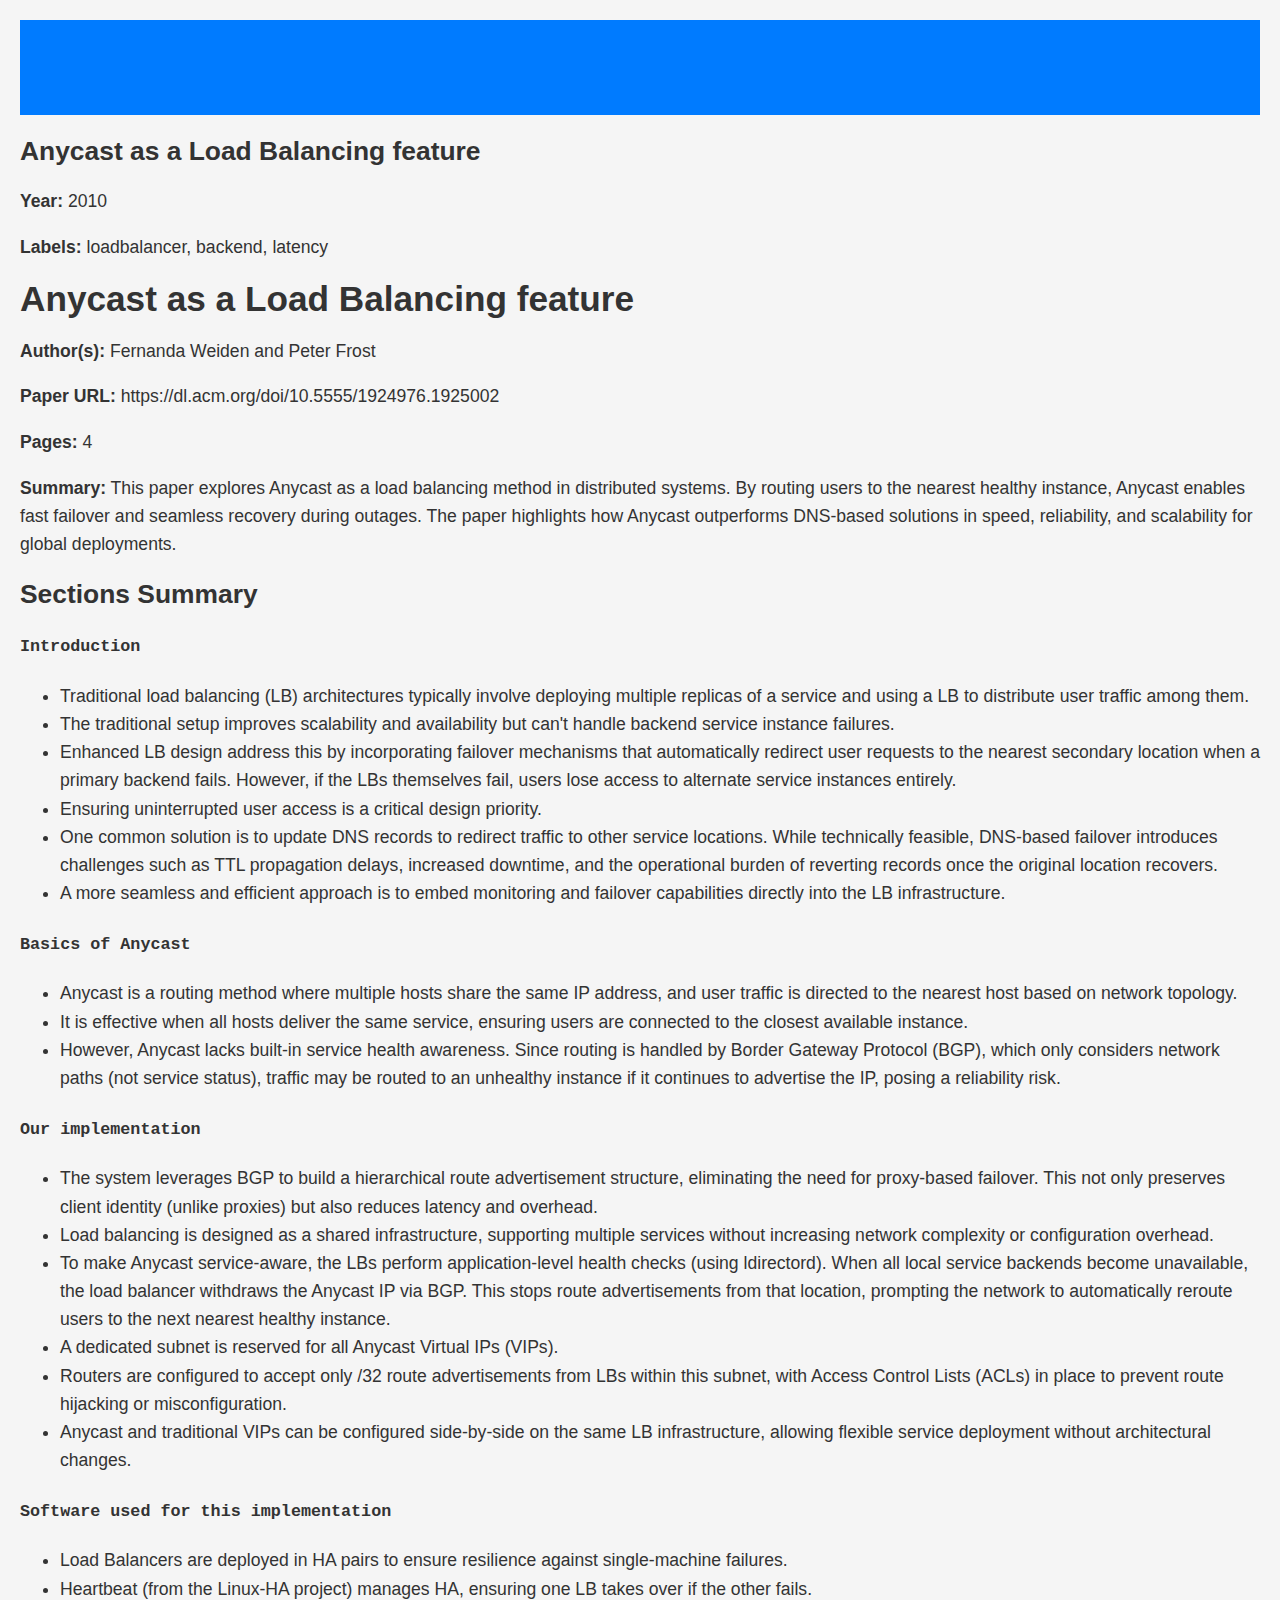
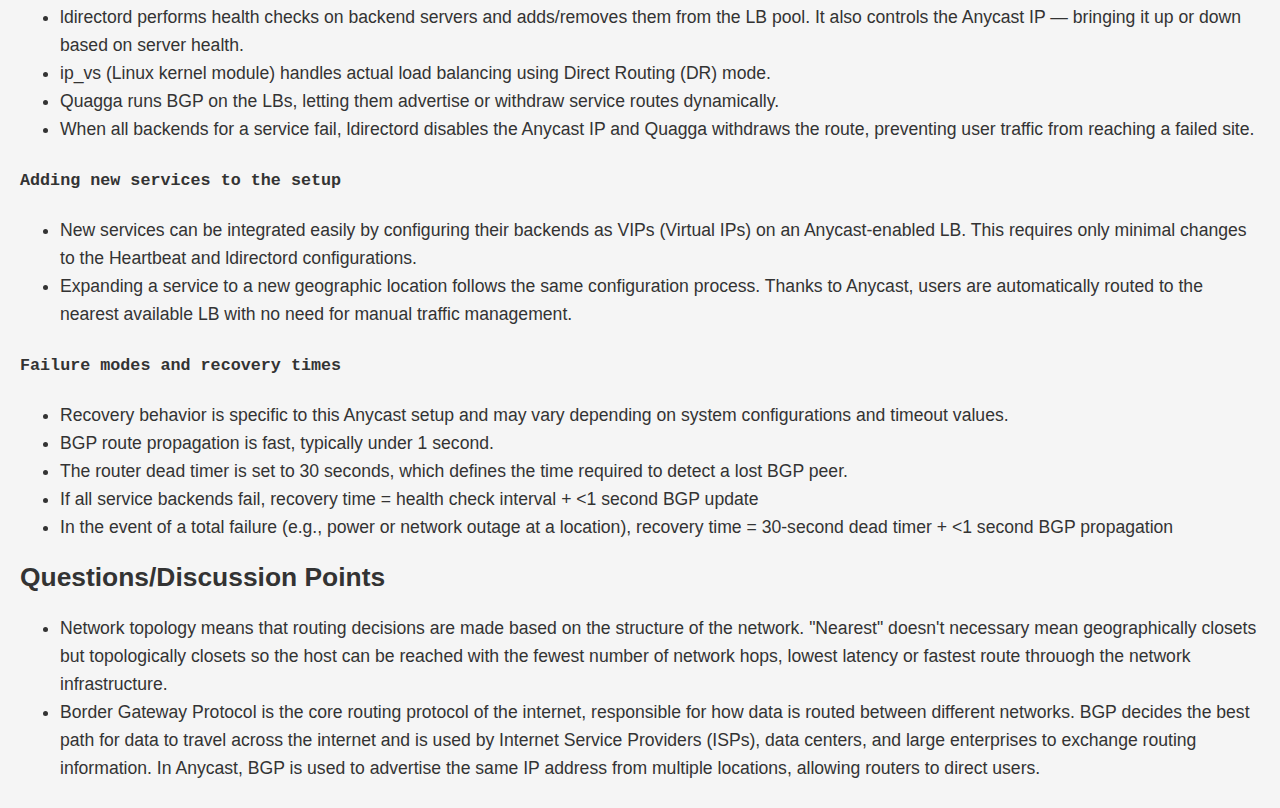
<file: papers/html/anycast-load-balancing-feature.html>
<!DOCTYPE html>
<html>
<head>
    <meta charset="utf-8" />
    <meta content="IE=edge" http-equiv="X-UA-Compatible" />
    <title>Anycast as a Load Balancing feature</title>
    <meta name="viewport" content="width=device-width, initial-scale=1" />
    <meta name="description" content="# Anycast as a Load Balancing feature" />
    <link href="../../style.css" rel="stylesheet" />
</head>
<body>
    <header>
        <h1><a href="https://angelicagardner.github.io/paper-collection/">Back to Main Table</a></h1>
    </header>
    <main>
        <article>
            <h2>Anycast as a Load Balancing feature</h2>
            <p><strong>Year:</strong> 2010</p>
            <p><strong>Labels:</strong>
                
                <span class="label">loadbalancer</span>, 
                
                <span class="label">backend</span>, 
                
                <span class="label">latency</span>
                
            </p>
            <div class="content">
                <h1>Anycast as a Load Balancing feature</h1>

<p><strong>Author(s):</strong> Fernanda Weiden and Peter Frost</p>

<p><strong>Paper URL:</strong> https://dl.acm.org/doi/10.5555/1924976.1925002</p>

<p><strong>Pages:</strong> 4</p>

<p><strong>Summary:</strong> This paper explores Anycast as a load balancing method in distributed systems. By routing users to the nearest healthy instance, Anycast enables fast failover and seamless recovery during outages. The paper highlights how Anycast outperforms DNS-based solutions in speed, reliability, and scalability for global deployments.</p>

<h2>Sections Summary</h2>

<h3><code>Introduction</code></h3>

<ul>
<li>Traditional load balancing (LB) architectures typically involve deploying multiple replicas of a service and using a LB to distribute user traffic among them.</li>
<li>The traditional setup improves scalability and availability but can't handle backend service instance failures.</li>
<li>Enhanced LB design address this by incorporating failover mechanisms that automatically redirect user requests to the nearest secondary location when a primary backend fails. However, if the LBs themselves fail, users lose access to alternate service instances entirely.</li>
<li>Ensuring uninterrupted user access is a critical design priority.</li>
<li>One common solution is to update DNS records to redirect traffic to other service locations. While technically feasible, DNS-based failover introduces challenges such as TTL propagation delays, increased downtime, and the operational burden of reverting records once the original location recovers.</li>
<li>A more seamless and efficient approach is to embed monitoring and failover capabilities directly into the LB infrastructure.</li>
</ul>

<h3><code>Basics of Anycast</code></h3>

<ul>
<li>Anycast is a routing method where multiple hosts share the same IP address, and user traffic is directed to the nearest host based on network topology.</li>
<li>It is effective when all hosts deliver the same service, ensuring users are connected to the closest available instance.</li>
<li>However, Anycast lacks built-in service health awareness. Since routing is handled by Border Gateway Protocol (BGP), which only considers network paths (not service status), traffic may be routed to an unhealthy instance if it continues to advertise the IP, posing a reliability risk.</li>
</ul>

<h3><code>Our implementation</code></h3>

<ul>
<li>The system leverages BGP to build a hierarchical route advertisement structure, eliminating the need for proxy-based failover. This not only preserves client identity (unlike proxies) but also reduces latency and overhead.</li>
<li>Load balancing is designed as a shared infrastructure, supporting multiple services without increasing network complexity or configuration overhead.</li>
<li>To make Anycast service-aware, the LBs perform application-level health checks (using ldirectord). When all local service backends become unavailable, the load balancer withdraws the Anycast IP via BGP. This stops route advertisements from that location, prompting the network to automatically reroute users to the next nearest healthy instance.</li>
<li>A dedicated subnet is reserved for all Anycast Virtual IPs (VIPs).</li>
<li>Routers are configured to accept only /32 route advertisements from LBs within this subnet, with Access Control Lists (ACLs) in place to prevent route hijacking or misconfiguration.</li>
<li>Anycast and traditional VIPs can be configured side-by-side on the same LB infrastructure, allowing flexible service deployment without architectural changes.</li>
</ul>

<h3><code>Software used for this implementation</code></h3>

<ul>
<li>Load Balancers are deployed in HA pairs to ensure resilience against single-machine failures.</li>
<li>Heartbeat (from the Linux-HA project) manages HA, ensuring one LB takes over if the other fails.</li>
<li>ldirectord performs health checks on backend servers and adds/removes them from the LB pool. It also controls the Anycast IP — bringing it up or down based on server health.</li>
<li>ip_vs (Linux kernel module) handles actual load balancing using Direct Routing (DR) mode.</li>
<li>Quagga runs BGP on the LBs, letting them advertise or withdraw service routes dynamically.</li>
<li>When all backends for a service fail, ldirectord disables the Anycast IP and Quagga withdraws the route, preventing user traffic from reaching a failed site.</li>
</ul>

<h3><code>Adding new services to the setup</code></h3>

<ul>
<li>New services can be integrated easily by configuring their backends as VIPs (Virtual IPs) on an Anycast-enabled LB. This requires only minimal changes to the Heartbeat and ldirectord configurations.</li>
<li>Expanding a service to a new geographic location follows the same configuration process. Thanks to Anycast, users are automatically routed to the nearest available LB with no need for manual traffic management.</li>
</ul>

<h3><code>Failure modes and recovery times</code></h3>

<ul>
<li>Recovery behavior is specific to this Anycast setup and may vary depending on system configurations and timeout values.</li>
<li>BGP route propagation is fast, typically under 1 second.</li>
<li>The router dead timer is set to 30 seconds, which defines the time required to detect a lost BGP peer.</li>
<li>If all service backends fail, recovery time = health check interval + &lt;1 second BGP update</li>
<li>In the event of a total failure (e.g., power or network outage at a location), recovery time = 30-second dead timer + &lt;1 second BGP propagation</li>
</ul>

<h2>Questions/Discussion Points</h2>

<ul>
<li>Network topology means that routing decisions are made based on the structure of the network. "Nearest" doesn't necessary mean geographically closets but topologically closets so the host can be reached with the fewest number of network hops, lowest latency or fastest route throuogh the network infrastructure.</li>
<li>Border Gateway Protocol is the core routing protocol of the internet, responsible for how data is routed between different networks. BGP decides the best path for data to travel across the internet and is used by Internet Service Providers (ISPs), data centers, and large enterprises to exchange routing information. In Anycast, BGP is used to advertise the same IP address from multiple locations, allowing routers to direct users.</li>
</ul>

            </div>
        </article>
    </main>
</body>
</html>
</file>
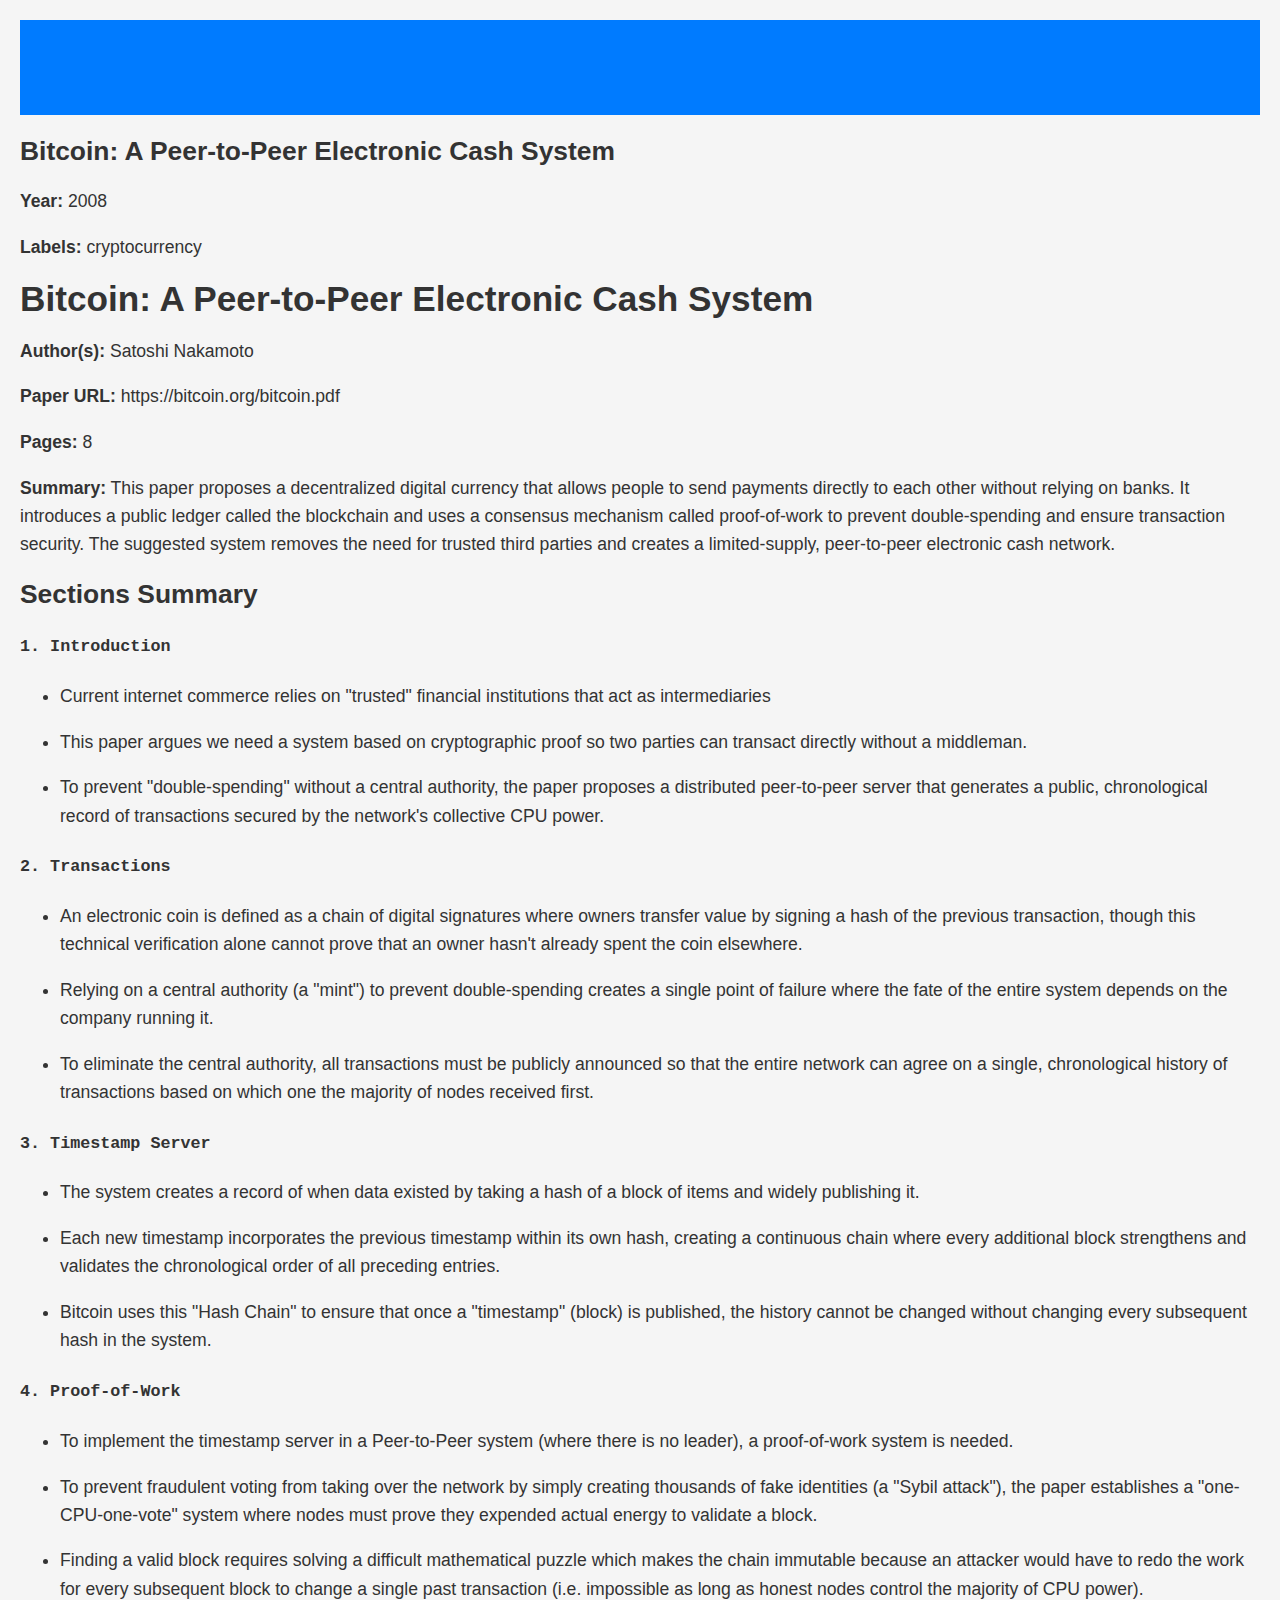
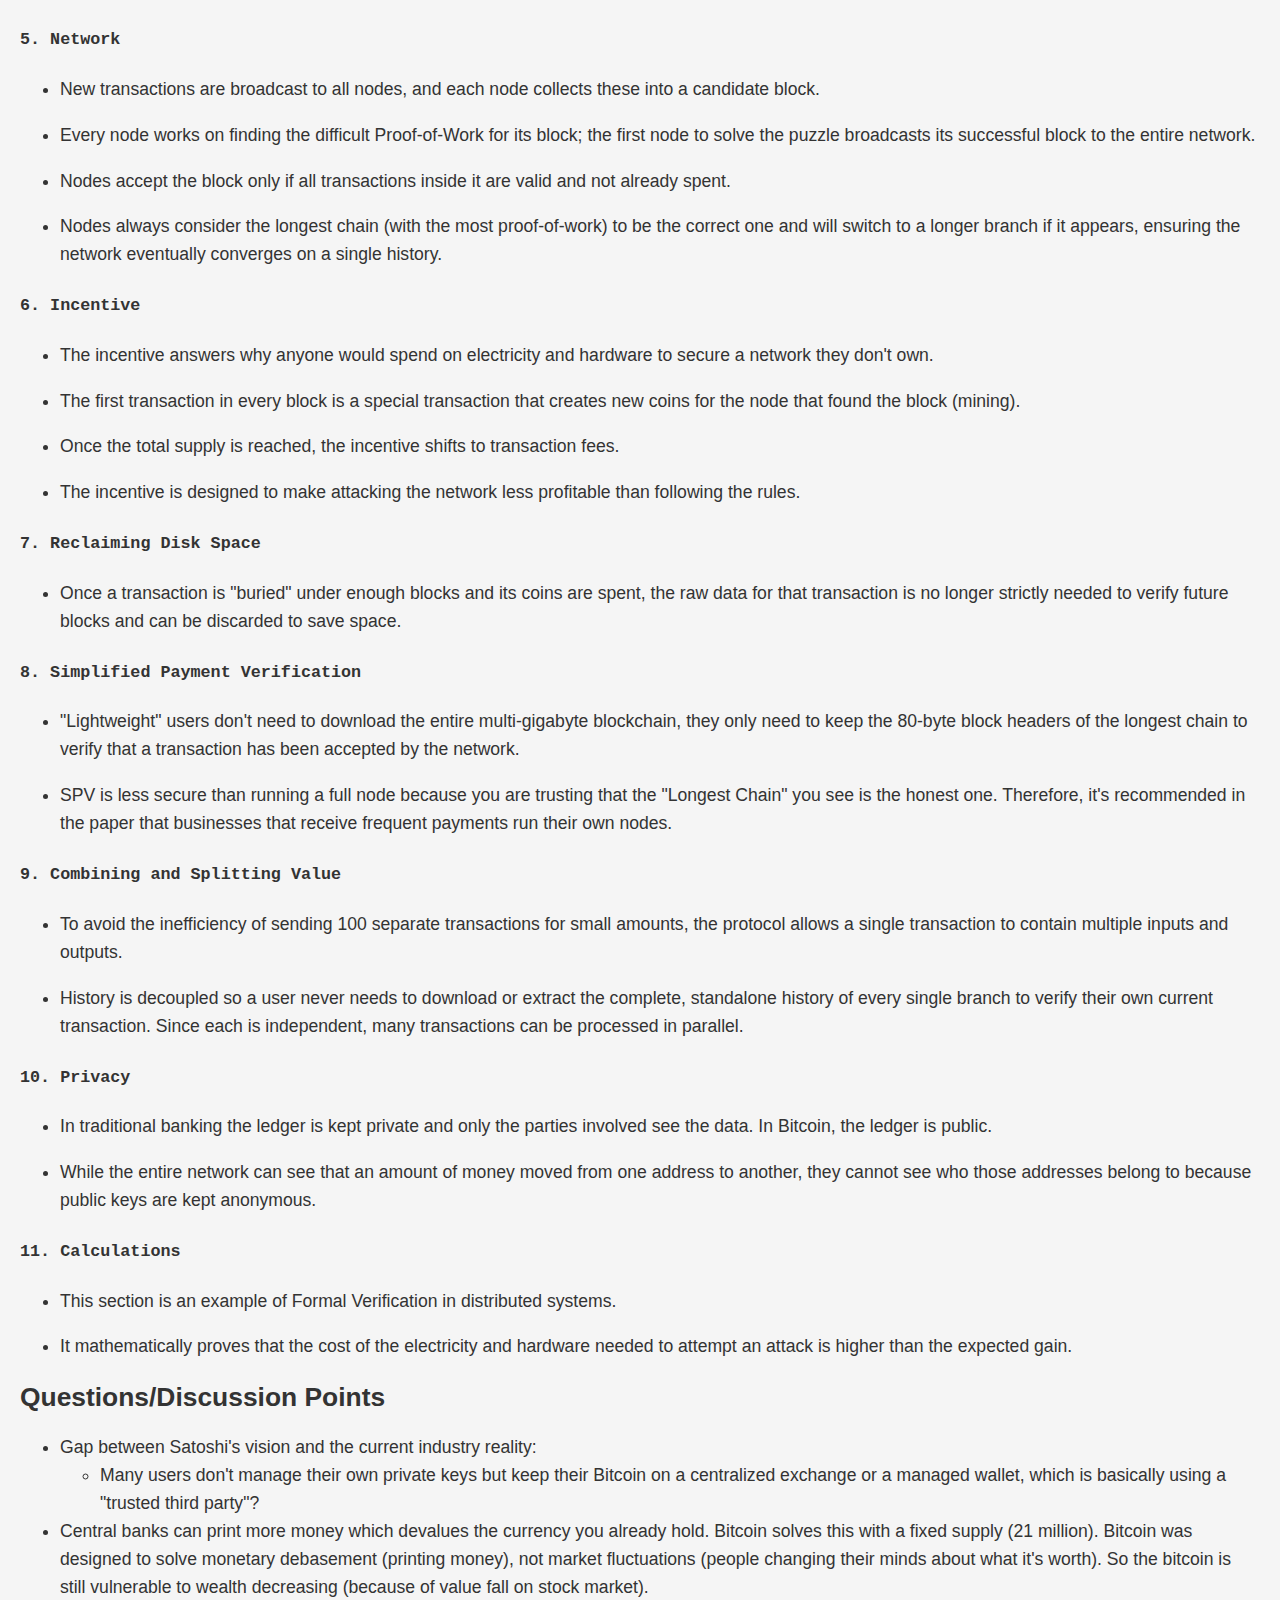
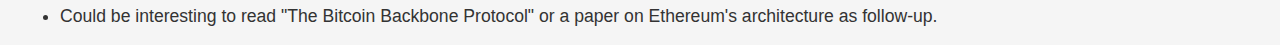
<file: papers/html/bitcoin-peer-to-peer-electronic-cash-system.html>
<!DOCTYPE html>
<html>
<head>
    <meta charset="utf-8" />
    <meta content="IE=edge" http-equiv="X-UA-Compatible" />
    <title>Bitcoin: A Peer-to-Peer Electronic Cash System</title>
    <meta name="viewport" content="width=device-width, initial-scale=1" />
    <meta name="description" content="# Bitcoin: A Peer-to-Peer Electronic Cash System" />
    <link href="../../style.css" rel="stylesheet" />
</head>
<body>
    <header>
        <h1><a href="https://angelicagardner.github.io/paper-collection/">Back to Main Table</a></h1>
    </header>
    <main>
        <article>
            <h2>Bitcoin: A Peer-to-Peer Electronic Cash System</h2>
            <p><strong>Year:</strong> 2008</p>
            <p><strong>Labels:</strong>
                
                <span class="label">cryptocurrency</span>
                
            </p>
            <div class="content">
                <h1>Bitcoin: A Peer-to-Peer Electronic Cash System</h1>

<p><strong>Author(s):</strong> Satoshi Nakamoto</p>

<p><strong>Paper URL:</strong> https://bitcoin.org/bitcoin.pdf</p>

<p><strong>Pages:</strong> 8</p>

<p><strong>Summary:</strong> This paper proposes a decentralized digital currency that allows people to send payments directly to each other without relying on banks. It introduces a public ledger called the blockchain and uses a consensus mechanism called proof-of-work to prevent double-spending and ensure transaction security. The suggested system removes the need for trusted third parties and creates a limited-supply, peer-to-peer electronic cash network.</p>

<h2>Sections Summary</h2>

<h3><code>1. Introduction</code></h3>

<ul>
<li><p>Current internet commerce relies on "trusted" financial institutions that act as intermediaries</p></li>
<li><p>This paper argues we need a system based on cryptographic proof so two parties can transact directly without a middleman.</p></li>
<li><p>To prevent "double-spending" without a central authority, the paper proposes a distributed peer-to-peer server that generates a public, chronological record of transactions secured by the network's collective CPU power.</p></li>
</ul>

<h3><code>2. Transactions</code></h3>

<ul>
<li><p>An electronic coin is defined as a chain of digital signatures where owners transfer value by signing a hash of the previous transaction, though this technical verification alone cannot prove that an owner hasn't already spent the coin elsewhere.</p></li>
<li><p>Relying on a central authority (a "mint") to prevent double-spending creates a single point of failure where the fate of the entire system depends on the company running it.</p></li>
<li><p>To eliminate the central authority, all transactions must be publicly announced so that the entire network can agree on a single, chronological history of transactions based on which one the majority of nodes received first.</p></li>
</ul>

<h3><code>3. Timestamp Server</code></h3>

<ul>
<li><p>The system creates a record of when data existed by taking a hash of a block of items and widely publishing it.</p></li>
<li><p>Each new timestamp incorporates the previous timestamp within its own hash, creating a continuous chain where every additional block strengthens and validates the chronological order of all preceding entries.</p></li>
<li><p>Bitcoin uses this "Hash Chain" to ensure that once a "timestamp" (block) is published, the history cannot be changed without changing every subsequent hash in the system.</p></li>
</ul>

<h3><code>4. Proof-of-Work</code></h3>

<ul>
<li><p>To implement the timestamp server in a Peer-to-Peer system (where there is no leader), a proof-of-work system is needed.</p></li>
<li><p>To prevent fraudulent voting from taking over the network by simply creating thousands of fake identities (a "Sybil attack"), the paper establishes a "one-CPU-one-vote" system where nodes must prove they expended actual energy to validate a block.</p></li>
<li><p>Finding a valid block requires solving a difficult mathematical puzzle which makes the chain immutable because an attacker would have to redo the work for every subsequent block to change a single past transaction (i.e. impossible as long as honest nodes control the majority of CPU power).</p></li>
</ul>

<h3><code>5. Network</code></h3>

<ul>
<li><p>New transactions are broadcast to all nodes, and each node collects these into a candidate block.</p></li>
<li><p>Every node works on finding the difficult Proof-of-Work for its block; the first node to solve the puzzle broadcasts its successful block to the entire network.</p></li>
<li><p>Nodes accept the block only if all transactions inside it are valid and not already spent.</p></li>
<li><p>Nodes always consider the longest chain (with the most proof-of-work) to be the correct one and will switch to a longer branch if it appears, ensuring the network eventually converges on a single history.</p></li>
</ul>

<h3><code>6. Incentive</code></h3>

<ul>
<li><p>The incentive answers why anyone would spend on electricity and hardware to secure a network they don't own.</p></li>
<li><p>The first transaction in every block is a special transaction that creates new coins for the node that found the block (mining).</p></li>
<li><p>Once the total supply is reached, the incentive shifts to transaction fees.</p></li>
<li><p>The incentive is designed to make attacking the network less profitable than following the rules. </p></li>
</ul>

<h3><code>7. Reclaiming Disk Space</code></h3>

<ul>
<li>Once a transaction is "buried" under enough blocks and its coins are spent, the raw data for that transaction is no longer strictly needed to verify future blocks and can be discarded to save space.</li>
</ul>

<h3><code>8. Simplified Payment Verification</code></h3>

<ul>
<li><p>"Lightweight" users don't need to download the entire multi-gigabyte blockchain, they only need to keep the 80-byte block headers of the longest chain to verify that a transaction has been accepted by the network.</p></li>
<li><p>SPV is less secure than running a full node because you are trusting that the "Longest Chain" you see is the honest one. Therefore, it's recommended in the paper that businesses that receive frequent payments run their own nodes.</p></li>
</ul>

<h3><code>9. Combining and Splitting Value</code></h3>

<ul>
<li><p>To avoid the inefficiency of sending 100 separate transactions for small amounts, the protocol allows a single transaction to contain multiple inputs and outputs.</p></li>
<li><p>History is decoupled so a user never needs to download or extract the complete, standalone history of every single branch to verify their own current transaction. Since each is independent, many transactions can be processed in parallel.</p></li>
</ul>

<h3><code>10. Privacy</code></h3>

<ul>
<li><p>In traditional banking the ledger is kept private and only the parties involved see the data. In Bitcoin, the ledger is public.</p></li>
<li><p>While the entire network can see that an amount of money moved from one address to another, they cannot see who those addresses belong to because public keys are kept anonymous.</p></li>
</ul>

<h3><code>11. Calculations</code></h3>

<ul>
<li><p>This section is an example of Formal Verification in distributed systems.</p></li>
<li><p>It mathematically proves that the cost of the electricity and hardware needed to attempt an attack is higher than the expected gain.</p></li>
</ul>

<h2>Questions/Discussion Points</h2>

<ul>
<li>Gap between Satoshi's vision and the current industry reality: 
<ul>
<li>Many users don't manage their own private keys but keep their Bitcoin on a centralized exchange or a managed wallet, which is basically using a "trusted third party"?</li>
</ul></li>
<li>Central banks can print more money which devalues the currency you already hold. Bitcoin solves this with a fixed supply (21 million). Bitcoin was designed to solve monetary debasement (printing money), not market fluctuations (people changing their minds about what it's worth). So the bitcoin is still vulnerable to wealth decreasing (because of value fall on stock market).</li>
<li>Could be interesting to read "The Bitcoin Backbone Protocol" or a paper on Ethereum's architecture as follow-up.</li>
</ul>

            </div>
        </article>
    </main>
</body>
</html>
</file>
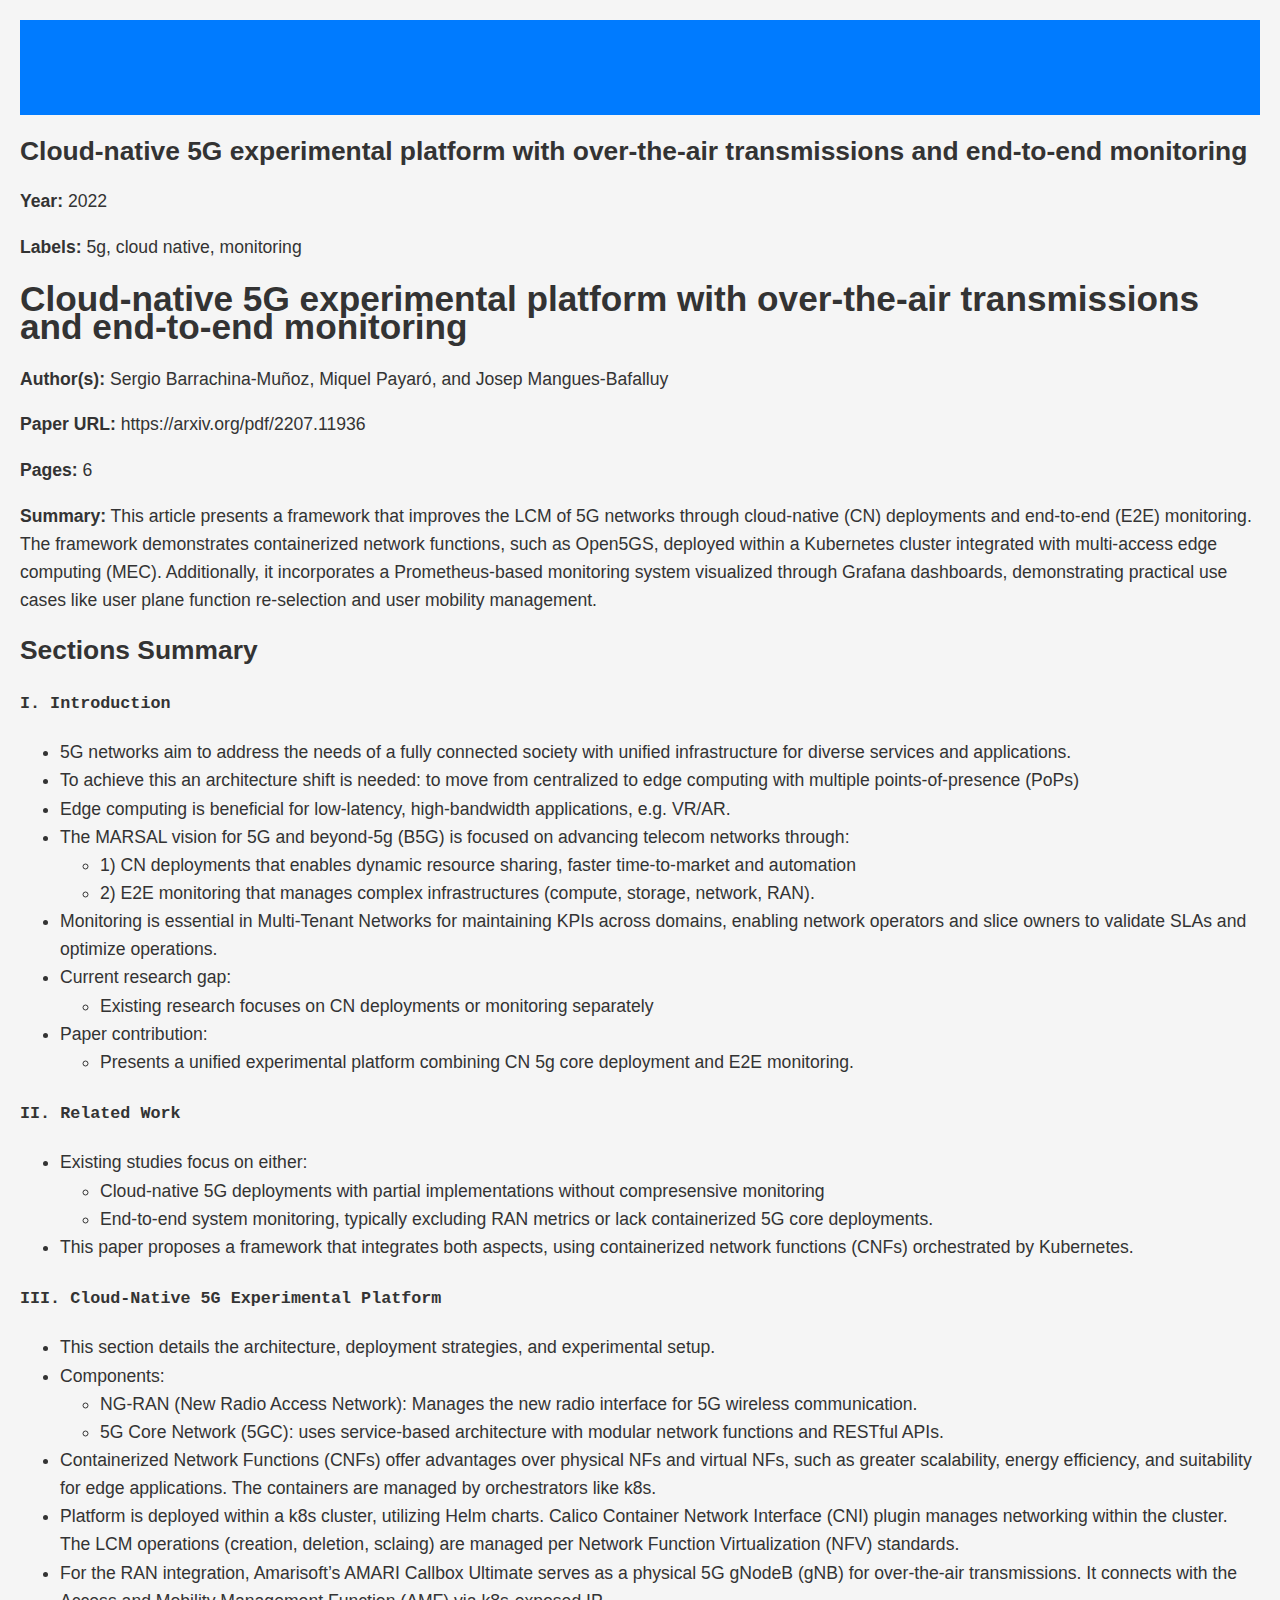
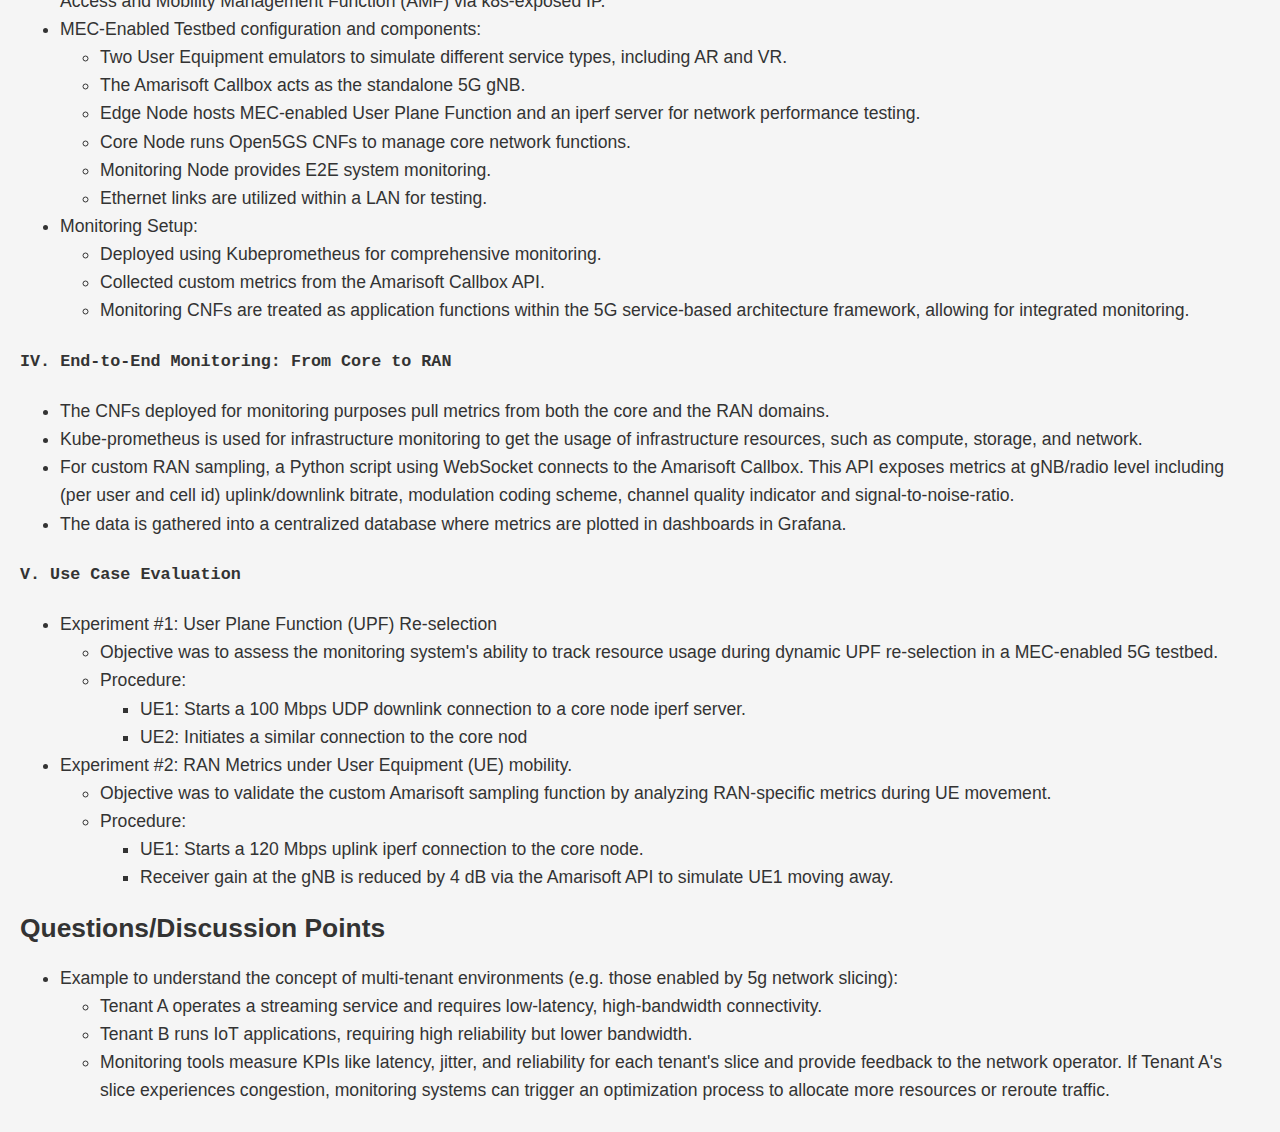
<file: papers/html/cloud-native-5g-experimental-platform-with-transmissions-and-monitoring.html>
<!DOCTYPE html>
<html>
<head>
    <meta charset="utf-8" />
    <meta content="IE=edge" http-equiv="X-UA-Compatible" />
    <title>Cloud-native 5G experimental platform with over-the-air transmissions and end-to-end monitoring</title>
    <meta name="viewport" content="width=device-width, initial-scale=1" />
    <meta name="description" content="# Cloud-native 5G experimental platform with over-the-air transmissions and end-to-end monitoring" />
    <link href="../../style.css" rel="stylesheet" />
</head>
<body>
    <header>
        <h1><a href="https://angelicagardner.github.io/paper-collection/">Back to Main Table</a></h1>
    </header>
    <main>
        <article>
            <h2>Cloud-native 5G experimental platform with over-the-air transmissions and end-to-end monitoring</h2>
            <p><strong>Year:</strong> 2022</p>
            <p><strong>Labels:</strong>
                
                <span class="label">5g</span>, 
                
                <span class="label">cloud native</span>, 
                
                <span class="label">monitoring</span>
                
            </p>
            <div class="content">
                <h1>Cloud-native 5G experimental platform with over-the-air transmissions and end-to-end monitoring</h1>

<p><strong>Author(s):</strong> Sergio Barrachina-Muñoz, Miquel Payaró, and Josep Mangues-Bafalluy</p>

<p><strong>Paper URL:</strong> https://arxiv.org/pdf/2207.11936</p>

<p><strong>Pages:</strong> 6</p>

<p><strong>Summary:</strong> This article presents a framework that improves the LCM of 5G networks through cloud-native (CN) deployments and end-to-end (E2E) monitoring. The framework demonstrates containerized network functions, such as Open5GS, deployed within a Kubernetes cluster integrated with multi-access edge computing (MEC). Additionally, it incorporates a Prometheus-based monitoring system visualized through Grafana dashboards, demonstrating practical use cases like user plane function re-selection and user mobility management.</p>

<h2>Sections Summary</h2>

<h3><code>I. Introduction</code></h3>

<ul>
<li>5G networks aim to address the needs of a fully connected society with unified infrastructure for diverse services and applications.</li>
<li>To achieve this an architecture shift is needed: to move from centralized to edge computing with multiple points-of-presence (PoPs)</li>
<li>Edge computing is beneficial for low-latency, high-bandwidth applications, e.g. VR/AR.</li>
<li>The MARSAL vision for 5G and beyond-5g (B5G) is focused on advancing telecom networks through:
<ul>
<li>1) CN deployments that enables dynamic resource sharing, faster time-to-market and automation</li>
<li>2) E2E monitoring that manages complex infrastructures (compute, storage, network, RAN).</li>
</ul></li>
<li>Monitoring is essential in Multi-Tenant Networks for maintaining KPIs across domains, enabling network operators and slice owners to validate SLAs and optimize operations.</li>
<li>Current research gap:
<ul>
<li>Existing research focuses on CN deployments or monitoring separately</li>
</ul></li>
<li>Paper contribution:
<ul>
<li>Presents a unified experimental platform combining CN 5g core deployment and E2E monitoring.</li>
</ul></li>
</ul>

<h3><code>II. Related Work</code></h3>

<ul>
<li>Existing studies focus on either:
<ul>
<li>Cloud-native 5G deployments with partial implementations without compresensive monitoring</li>
<li>End-to-end system monitoring, typically excluding RAN metrics or lack containerized 5G core deployments.</li>
</ul></li>
<li>This paper proposes a framework that integrates both aspects, using containerized network functions (CNFs) orchestrated by Kubernetes.</li>
</ul>

<h3><code>III. Cloud-Native 5G Experimental Platform</code></h3>

<ul>
<li>This section details the architecture, deployment strategies, and experimental setup.</li>
<li>Components:
<ul>
<li>NG-RAN (New Radio Access Network): Manages the new radio interface for 5G wireless communication.</li>
<li>5G Core Network (5GC): uses service-based architecture with modular network functions and RESTful APIs.</li>
</ul></li>
<li>Containerized Network Functions (CNFs) offer advantages over physical NFs and virtual NFs, such as greater scalability, energy efficiency, and suitability for edge applications. The containers are managed by orchestrators like k8s.</li>
<li>Platform is deployed within a k8s cluster, utilizing Helm charts. Calico Container Network Interface (CNI) plugin manages networking within the cluster. The LCM operations (creation, deletion, sclaing) are managed per Network Function Virtualization (NFV) standards.</li>
<li>For the RAN integration, Amarisoft’s AMARI Callbox Ultimate serves as a physical 5G gNodeB (gNB) for over-the-air transmissions. It connects with the Access and Mobility Management Function (AMF) via k8s-exposed IP.</li>
<li>MEC-Enabled Testbed configuration and components:
<ul>
<li>Two User Equipment emulators to simulate different service types, including AR and VR.</li>
<li>The Amarisoft Callbox acts as the standalone 5G gNB.</li>
<li>Edge Node hosts MEC-enabled User Plane Function and an iperf server for network performance testing.</li>
<li>Core Node runs Open5GS CNFs to manage core network functions.</li>
<li>Monitoring Node provides E2E system monitoring.</li>
<li>Ethernet links are utilized within a LAN for testing.</li>
</ul></li>
<li>Monitoring Setup:
<ul>
<li>Deployed using Kubeprometheus for comprehensive monitoring.</li>
<li>Collected custom metrics from the Amarisoft Callbox API.</li>
<li>Monitoring CNFs are treated as application functions within the 5G service-based architecture framework, allowing for integrated monitoring.</li>
</ul></li>
</ul>

<h3><code>IV. End-to-End Monitoring: From Core to RAN</code></h3>

<ul>
<li>The CNFs deployed for monitoring purposes pull metrics from both the core and the RAN domains.</li>
<li>Kube-prometheus is used for infrastructure monitoring to get the usage of infrastructure resources, such as compute, storage, and network.</li>
<li>For custom RAN sampling, a Python script using WebSocket connects to the Amarisoft Callbox. This API exposes metrics at gNB/radio level including (per user and cell id) uplink/downlink bitrate, modulation coding scheme, channel quality indicator and signal-to-noise-ratio.</li>
<li>The data is gathered into a centralized database where metrics are plotted in dashboards in Grafana.</li>
</ul>

<h3><code>V. Use Case Evaluation</code></h3>

<ul>
<li>Experiment #1: User Plane Function (UPF) Re-selection
<ul>
<li>Objective was to assess the monitoring system's ability to track resource usage during dynamic UPF re-selection in a MEC-enabled 5G testbed.</li>
<li>Procedure:
<ul>
<li>UE1: Starts a 100 Mbps UDP downlink connection to a core node iperf server.</li>
<li>UE2: Initiates a similar connection to the core nod</li>
</ul></li>
</ul></li>
<li>Experiment #2: RAN Metrics under User Equipment (UE) mobility.
<ul>
<li>Objective was to validate the custom Amarisoft sampling function by analyzing RAN-specific metrics during UE movement.</li>
<li>Procedure:
<ul>
<li>UE1: Starts a 120 Mbps uplink iperf connection to the core node.</li>
<li>Receiver gain at the gNB is reduced by 4 dB via the Amarisoft API to simulate UE1 moving away.</li>
</ul></li>
</ul></li>
</ul>

<h2>Questions/Discussion Points</h2>

<ul>
<li>Example to understand the concept of multi-tenant environments (e.g. those enabled by 5g network slicing):
<ul>
<li>Tenant A operates a streaming service and requires low-latency, high-bandwidth connectivity.</li>
<li>Tenant B runs IoT applications, requiring high reliability but lower bandwidth.</li>
<li>Monitoring tools measure KPIs like latency, jitter, and reliability for each tenant's slice and provide feedback to the network operator. If Tenant A's slice experiences congestion, monitoring systems can trigger an optimization process to allocate more resources or reroute traffic.</li>
</ul></li>
</ul>

            </div>
        </article>
    </main>
</body>
</html>
</file>
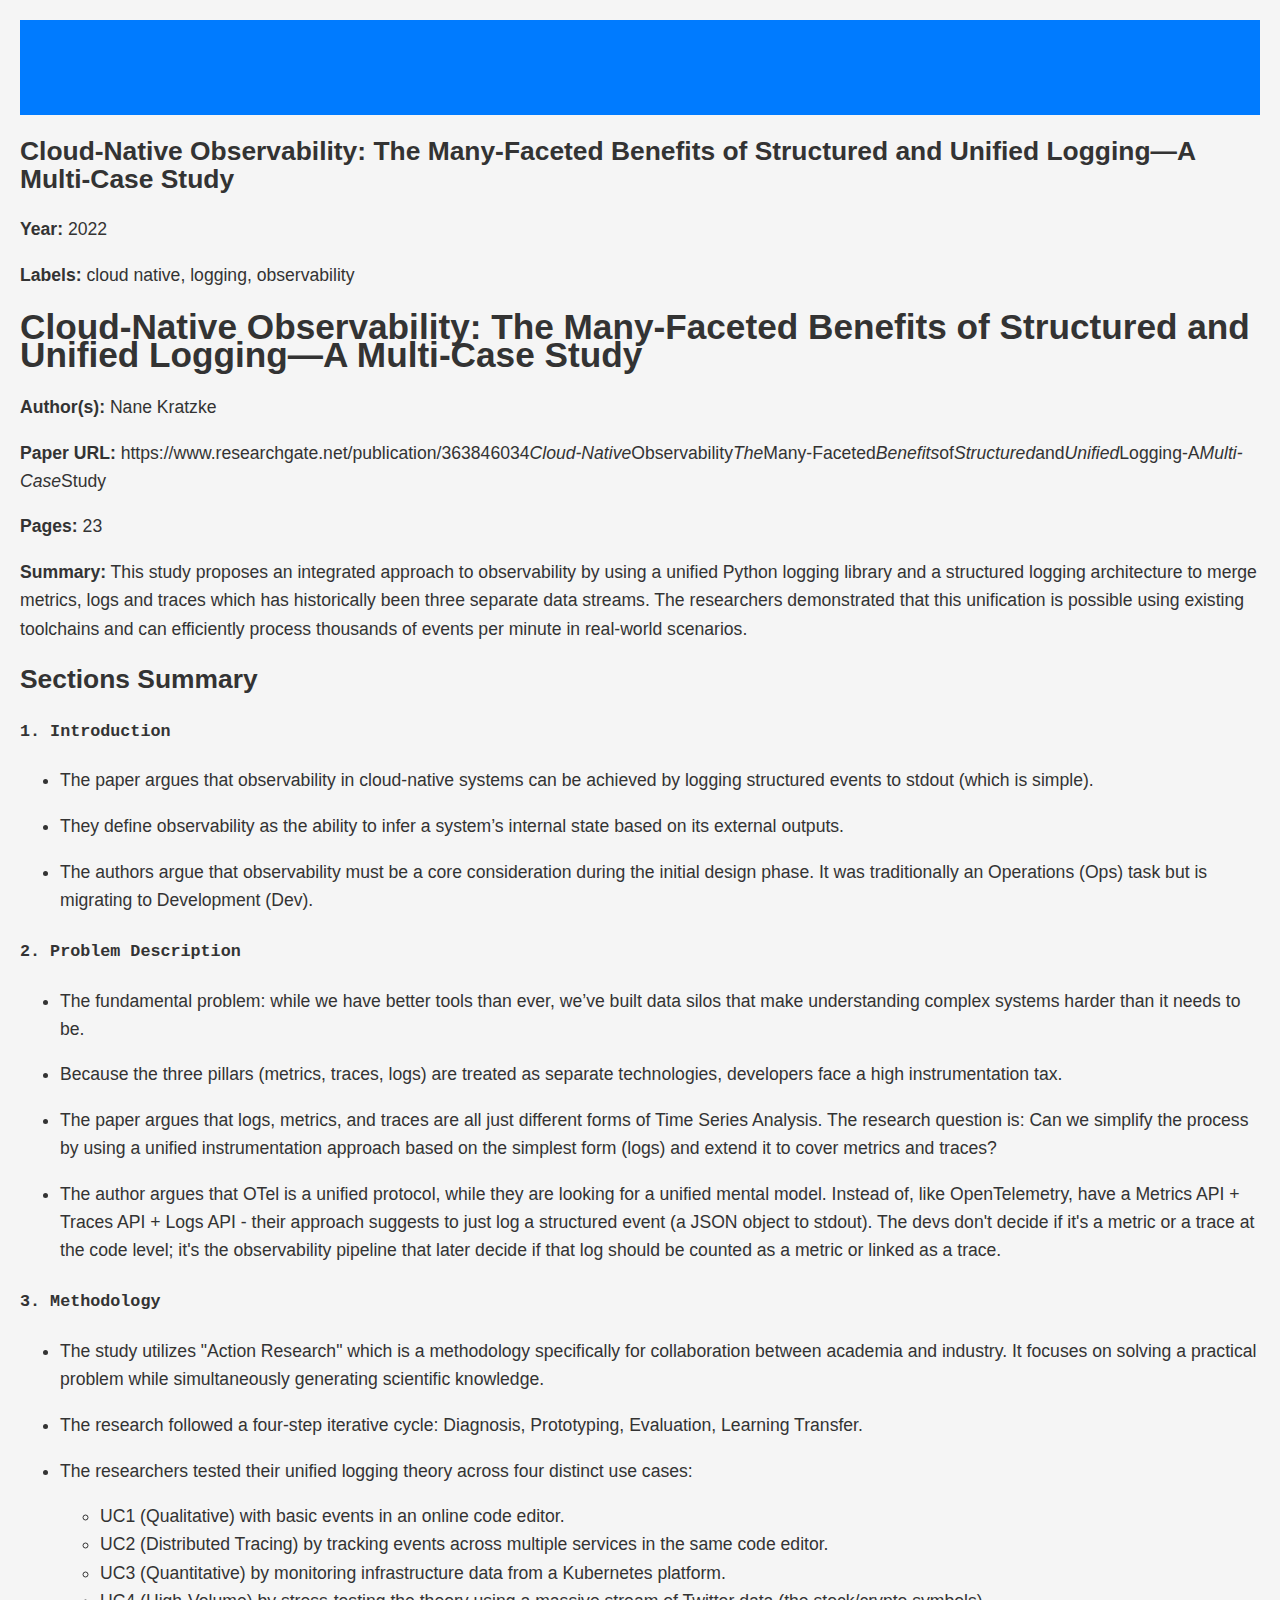
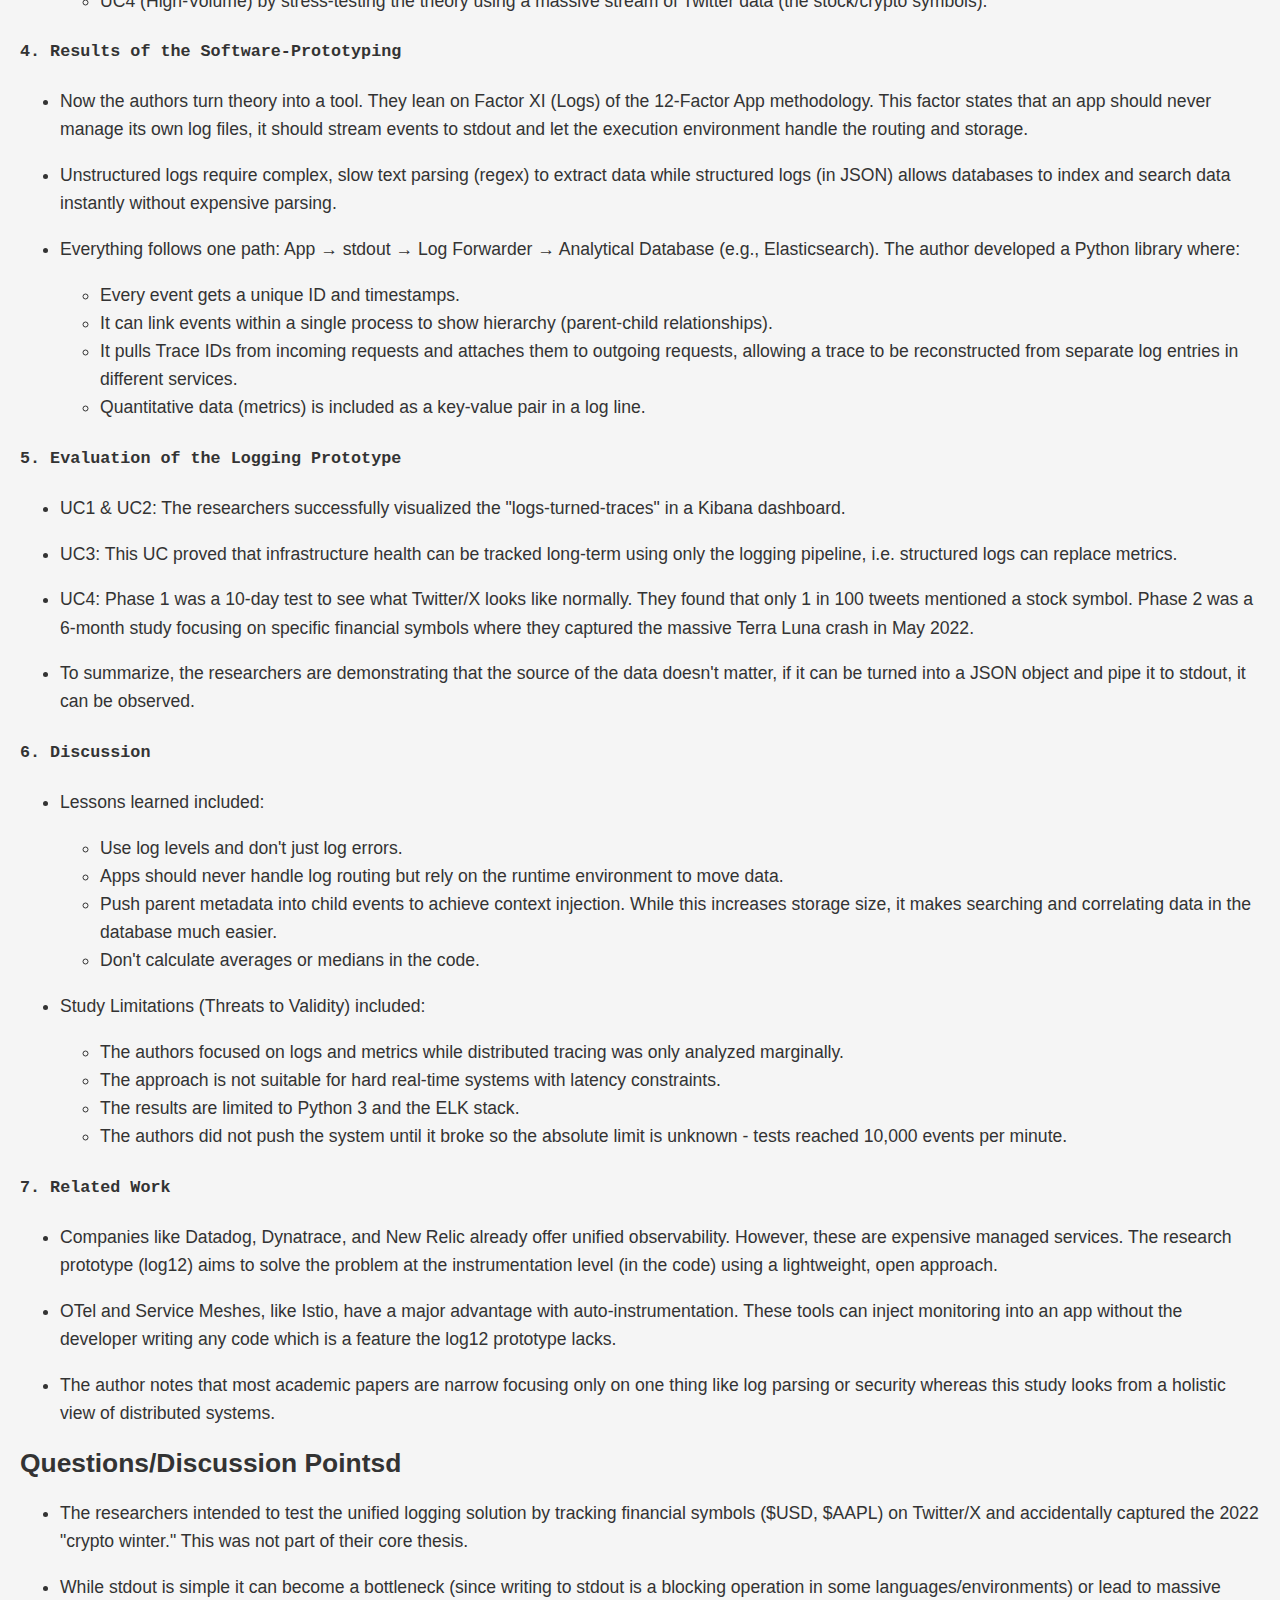
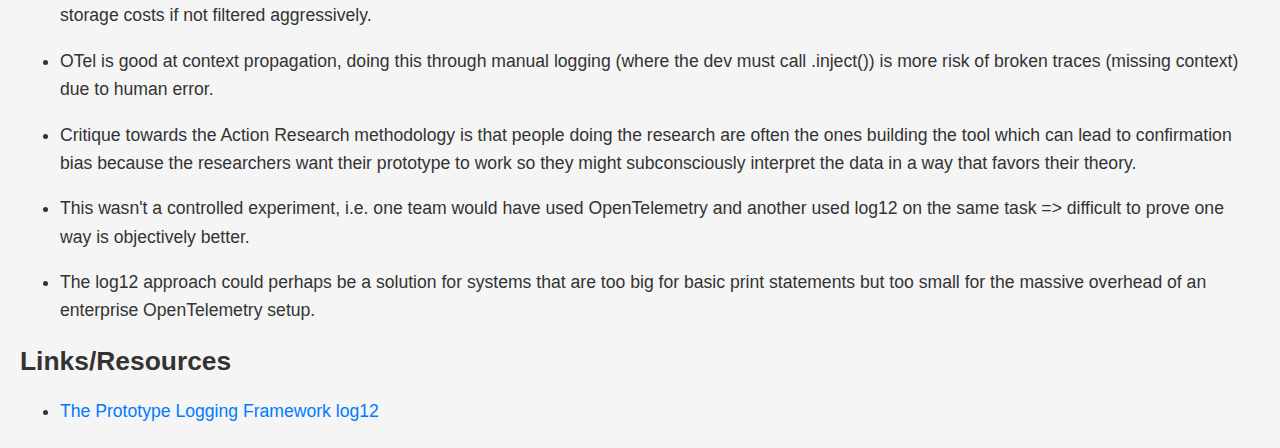
<file: papers/html/cloud-native-observability-many-faceted-benefits-structured-unified-logging.html>
<!DOCTYPE html>
<html>
<head>
    <meta charset="utf-8" />
    <meta content="IE=edge" http-equiv="X-UA-Compatible" />
    <title>Cloud-Native Observability: The Many-Faceted Benefits of Structured and Unified Logging—A Multi-Case Study</title>
    <meta name="viewport" content="width=device-width, initial-scale=1" />
    <meta name="description" content="# Cloud-Native Observability: The Many-Faceted Benefits of Structured and Unified Logging—A Multi-Case Study" />
    <link href="../../style.css" rel="stylesheet" />
</head>
<body>
    <header>
        <h1><a href="https://angelicagardner.github.io/paper-collection/">Back to Main Table</a></h1>
    </header>
    <main>
        <article>
            <h2>Cloud-Native Observability: The Many-Faceted Benefits of Structured and Unified Logging—A Multi-Case Study</h2>
            <p><strong>Year:</strong> 2022</p>
            <p><strong>Labels:</strong>
                
                <span class="label">cloud native</span>, 
                
                <span class="label">logging</span>, 
                
                <span class="label">observability</span>
                
            </p>
            <div class="content">
                <h1>Cloud-Native Observability: The Many-Faceted Benefits of Structured and Unified Logging—A Multi-Case Study</h1>

<p><strong>Author(s):</strong> Nane Kratzke</p>

<p><strong>Paper URL:</strong> https://www.researchgate.net/publication/363846034<em>Cloud-Native</em>Observability<em>The</em>Many-Faceted<em>Benefits</em>of<em>Structured</em>and<em>Unified</em>Logging-A<em>Multi-Case</em>Study</p>

<p><strong>Pages:</strong> 23</p>

<p><strong>Summary:</strong> This study proposes an integrated approach to observability by using a unified Python logging library and a structured logging architecture to merge metrics, logs and traces which has historically been three separate data streams. The researchers demonstrated that this unification is possible using existing toolchains and can efficiently process thousands of events per minute in real-world scenarios.</p>

<h2>Sections Summary</h2>

<h3><code>1. Introduction</code></h3>

<ul>
<li><p>The paper argues that observability in cloud-native systems can be achieved by logging structured events to stdout (which is simple).</p></li>
<li><p>They define observability as the ability to infer a system’s internal state based on its external outputs.</p></li>
<li><p>The authors argue that observability must be a core consideration during the initial design phase. It was traditionally an Operations (Ops) task but is migrating to Development (Dev). </p></li>
</ul>

<h3><code>2. Problem Description</code></h3>

<ul>
<li><p>The fundamental problem: while we have better tools than ever, we’ve built data silos that make understanding complex systems harder than it needs to be.</p></li>
<li><p>Because the three pillars (metrics, traces, logs) are treated as separate technologies, developers face a high instrumentation tax.</p></li>
<li><p>The paper argues that logs, metrics, and traces are all just different forms of Time Series Analysis. The research question is: Can we simplify the process by using a unified instrumentation approach based on the simplest form (logs) and extend it to cover metrics and traces?</p></li>
<li><p>The author argues that OTel is a unified protocol, while they are looking for a unified mental model. Instead of, like OpenTelemetry, have a Metrics API + Traces API + Logs API - their approach suggests to just log a structured event (a JSON object to stdout). The devs don't decide if it's a metric or a trace at the code level; it's the observability pipeline that later decide if that log should be counted as a metric or linked as a trace.</p></li>
</ul>

<h3><code>3. Methodology</code></h3>

<ul>
<li><p>The study utilizes "Action Research" which is a methodology specifically for collaboration between academia and industry. It focuses on solving a practical problem while simultaneously generating scientific knowledge.</p></li>
<li><p>The research followed a four-step iterative cycle: Diagnosis, Prototyping, Evaluation, Learning Transfer.</p></li>
<li><p>The researchers tested their unified logging theory across four distinct use cases:</p>

<ul>
<li>UC1 (Qualitative) with basic events in an online code editor.</li>
<li>UC2 (Distributed Tracing) by tracking events across multiple services in the same code editor.</li>
<li>UC3 (Quantitative) by monitoring infrastructure data from a Kubernetes platform.</li>
<li>UC4 (High-Volume) by stress-testing the theory using a massive stream of Twitter data (the stock/crypto symbols).</li>
</ul></li>
</ul>

<h3><code>4. Results of the Software-Prototyping</code></h3>

<ul>
<li><p>Now the authors turn theory into a tool. They lean on Factor XI (Logs) of the 12-Factor App methodology. This factor states that an app should never manage its own log files, it should stream events to stdout and let the execution environment handle the routing and storage.</p></li>
<li><p>Unstructured logs require complex, slow text parsing (regex) to extract data while structured logs (in JSON) allows databases to index and search data instantly without expensive parsing.</p></li>
<li><p>Everything follows one path: App → stdout → Log Forwarder → Analytical Database (e.g., Elasticsearch). The author developed a Python library where:</p>

<ul>
<li>Every event gets a unique ID and timestamps.</li>
<li>It can link events within a single process to show hierarchy (parent-child relationships).</li>
<li>It pulls Trace IDs from incoming requests and attaches them to outgoing requests, allowing a trace to be reconstructed from separate log entries in different services.</li>
<li>Quantitative data (metrics) is included as a key-value pair in a log line.</li>
</ul></li>
</ul>

<h3><code>5. Evaluation of the Logging Prototype</code></h3>

<ul>
<li><p>UC1 &amp; UC2: The researchers successfully visualized the "logs-turned-traces" in a Kibana dashboard.</p></li>
<li><p>UC3: This UC proved that infrastructure health can be tracked long-term using only the logging pipeline, i.e. structured logs can replace metrics.</p></li>
<li><p>UC4: Phase 1 was a 10-day test to see what Twitter/X looks like normally. They found that only 1 in 100 tweets mentioned a stock symbol. Phase 2 was a 6-month study focusing on specific financial symbols where they captured the massive Terra Luna crash in May 2022.</p></li>
<li><p>To summarize, the researchers are demonstrating that the source of the data doesn't matter, if it can be turned into a JSON object and pipe it to stdout, it can be observed.</p></li>
</ul>

<h3><code>6. Discussion</code></h3>

<ul>
<li><p>Lessons learned included:</p>

<ul>
<li>Use log levels and don't just log errors.</li>
<li>Apps should never handle log routing but rely on the runtime environment to move data.</li>
<li>Push parent metadata into child events to achieve context injection. While this increases storage size, it makes searching and correlating data in the database much easier.</li>
<li>Don't calculate averages or medians in the code.</li>
</ul></li>
<li><p>Study Limitations (Threats to Validity) included:</p>

<ul>
<li>The authors focused on logs and metrics while distributed tracing was only analyzed marginally.</li>
<li>The approach is not suitable for hard real-time systems with latency constraints.</li>
<li>The results are limited to Python 3 and the ELK stack.</li>
<li>The authors did not push the system until it broke so the absolute limit is unknown - tests reached 10,000 events per minute.</li>
</ul></li>
</ul>

<h3><code>7. Related Work</code></h3>

<ul>
<li><p>Companies like Datadog, Dynatrace, and New Relic already offer unified observability. However, these are expensive managed services. The research prototype (log12) aims to solve the problem at the instrumentation level (in the code) using a lightweight, open approach.</p></li>
<li><p>OTel and Service Meshes, like Istio, have a major advantage with auto-instrumentation. These tools can inject monitoring into an app without the developer writing any code which is a feature the log12 prototype lacks.</p></li>
<li><p>The author notes that most academic papers are narrow focusing only on one thing like log parsing or security whereas this study looks from a holistic view of distributed systems.</p></li>
</ul>

<h2>Questions/Discussion Pointsd</h2>

<ul>
<li><p>The researchers intended to test the unified logging solution by tracking financial symbols ($USD, $AAPL) on Twitter/X and accidentally captured the 2022 "crypto winter." This was not part of their core thesis. </p></li>
<li><p>While stdout is simple it can become a bottleneck (since writing to stdout is a blocking operation in some languages/environments) or lead to massive storage costs if not filtered aggressively.</p></li>
<li><p>OTel is good at context propagation, doing this through manual logging (where the dev must call .inject()) is more risk of broken traces (missing context) due to human error.</p></li>
<li><p>Critique towards the Action Research methodology is that people doing the research are often the ones building the tool which can lead to confirmation bias because the researchers want their prototype to work so they might subconsciously interpret the data in a way that favors their theory.</p></li>
<li><p>This wasn't a controlled experiment, i.e. one team would have used OpenTelemetry and another used log12 on the same task =&gt; difficult to prove one way is objectively better.</p></li>
<li><p>The log12 approach could perhaps be a solution for systems that are too big for basic print statements but too small for the massive overhead of an enterprise OpenTelemetry setup.</p></li>
</ul>

<h2>Links/Resources</h2>

<ul>
<li><a href="https://github.com/nkratzke/log12">The Prototype Logging Framework log12</a></li>
</ul>

            </div>
        </article>
    </main>
</body>
</html>
</file>
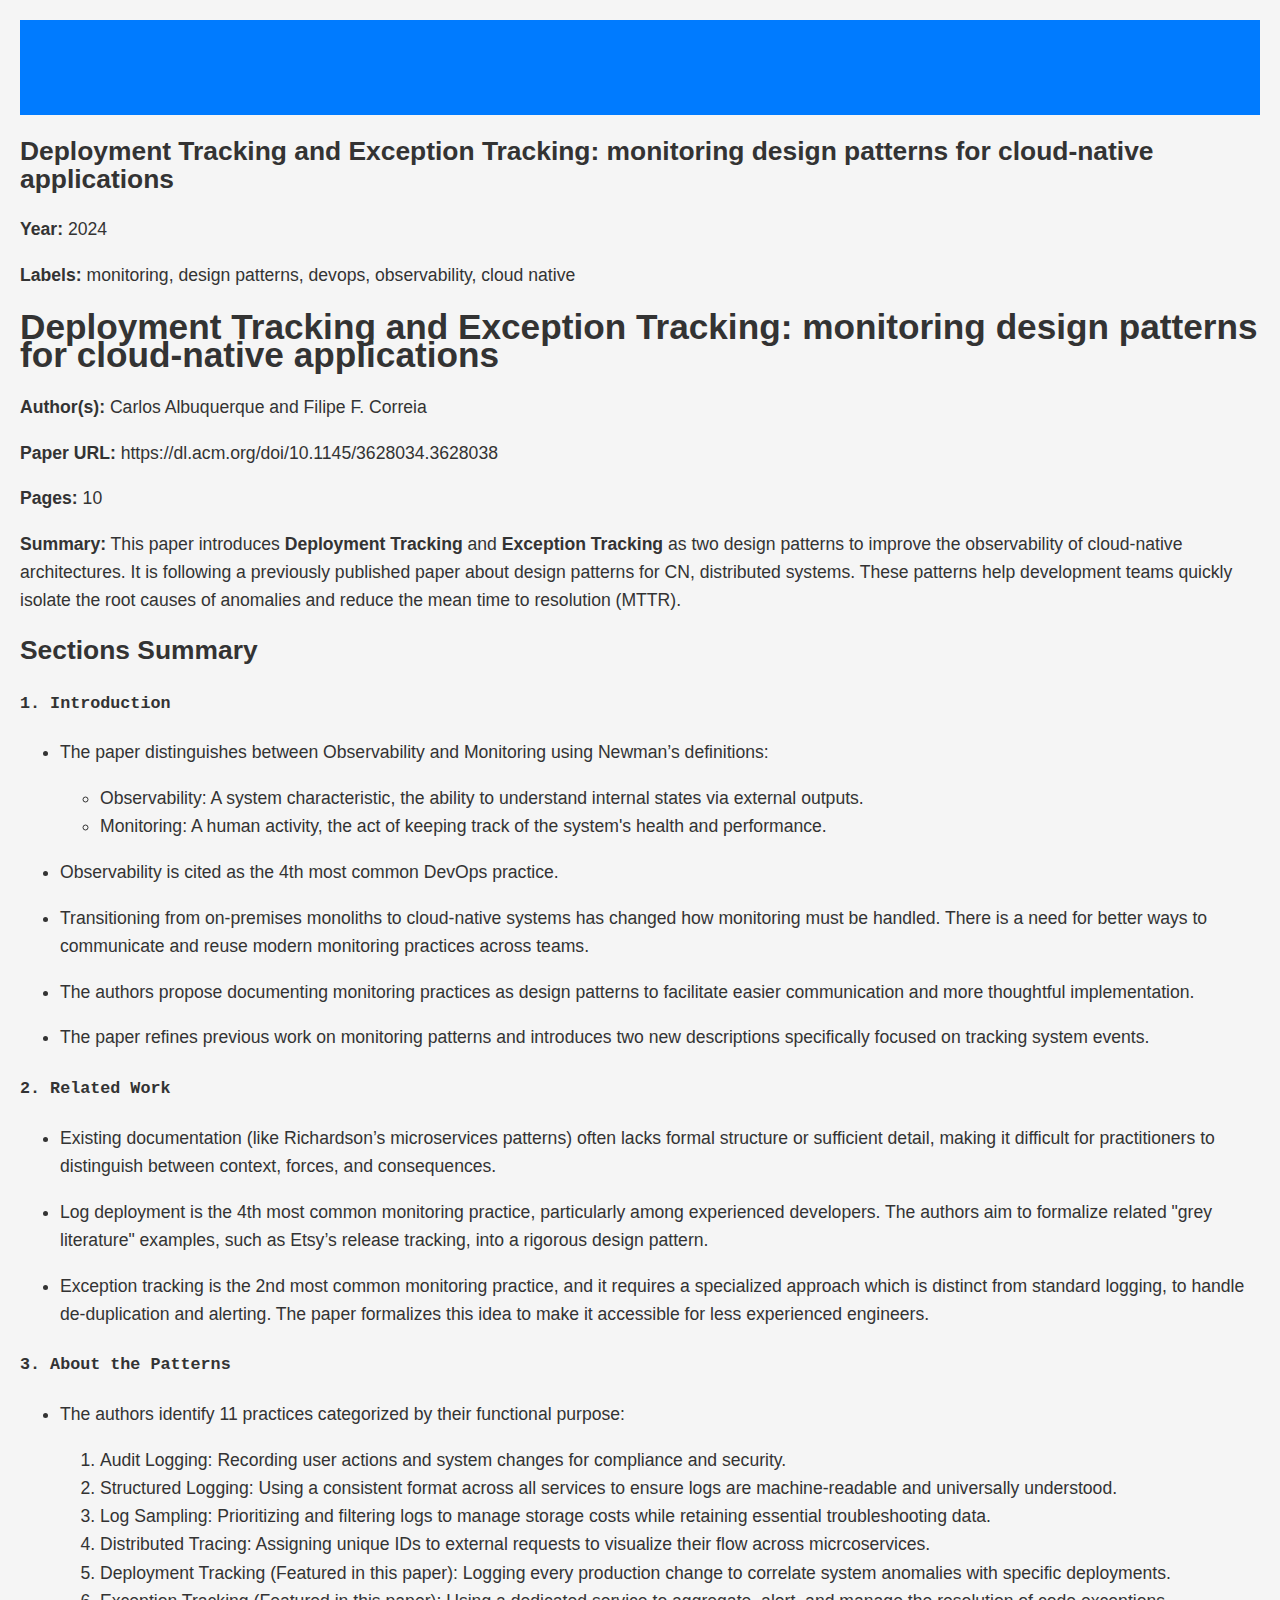
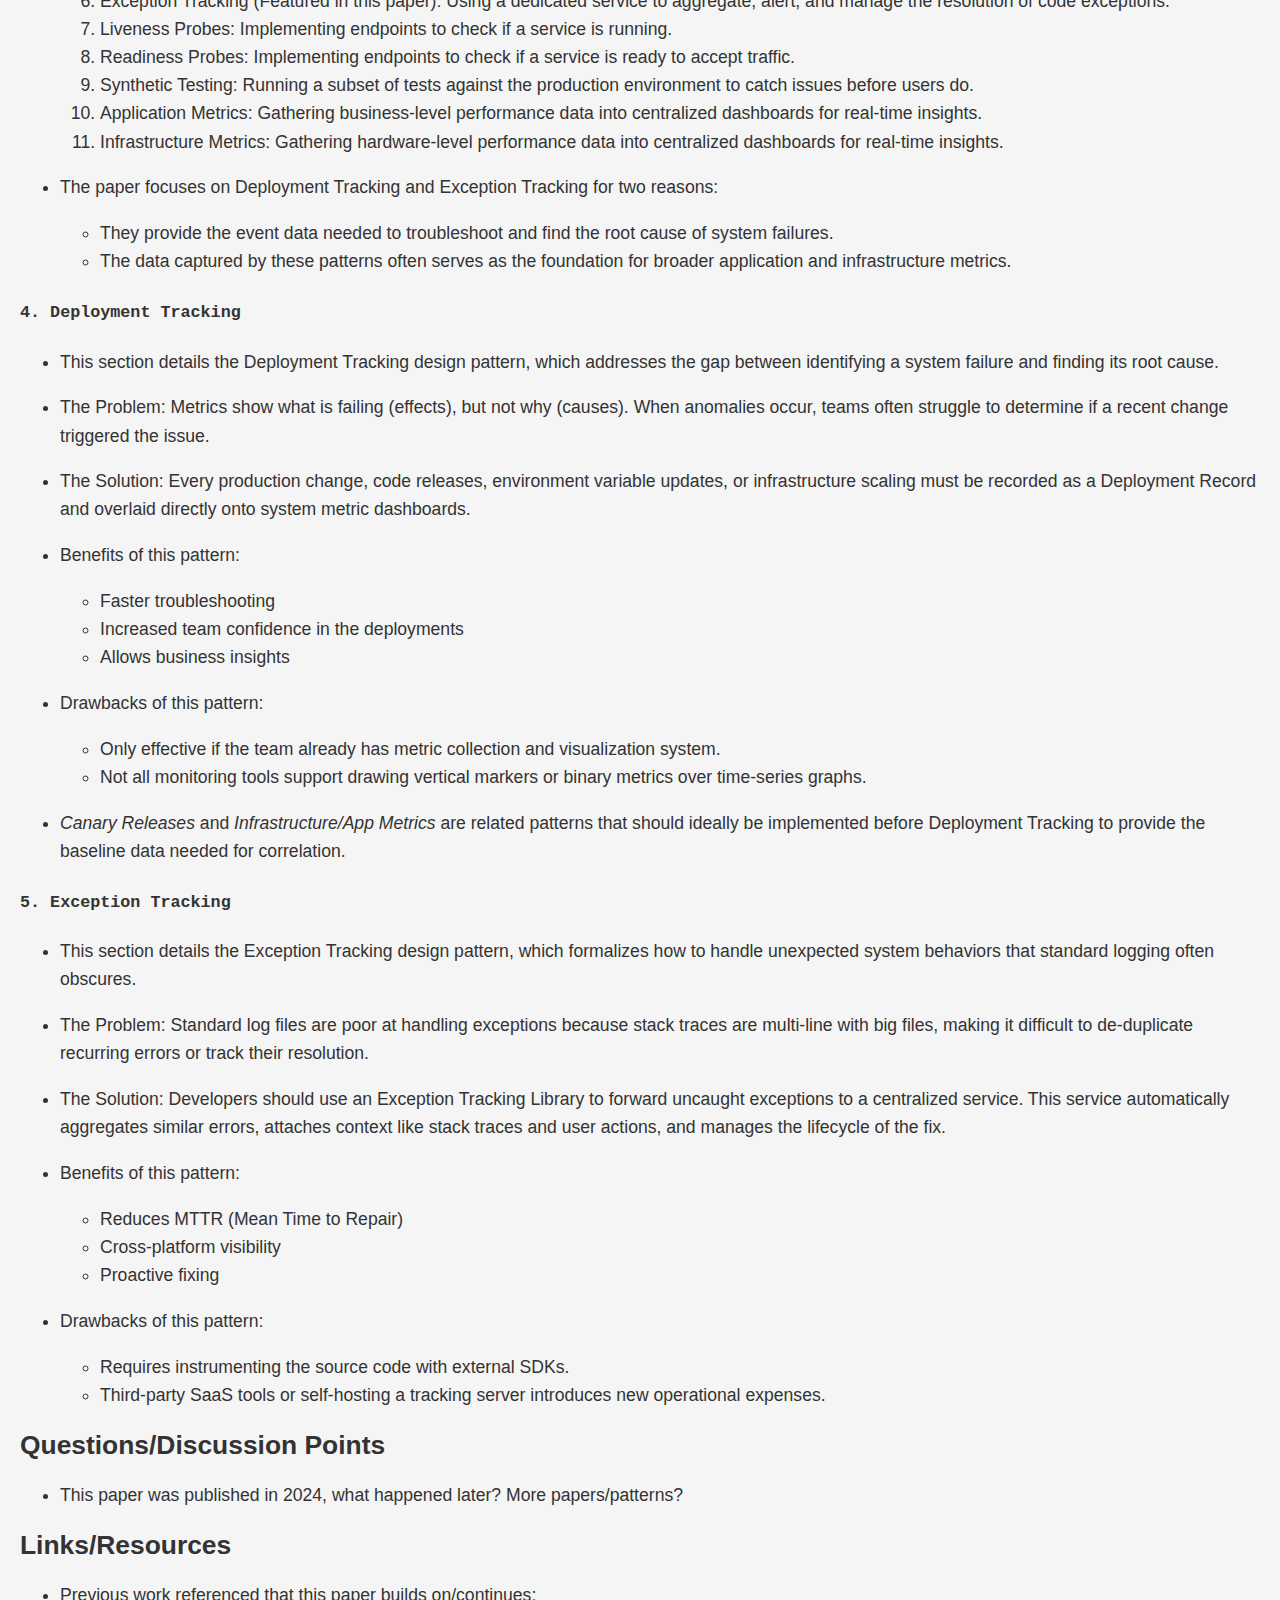
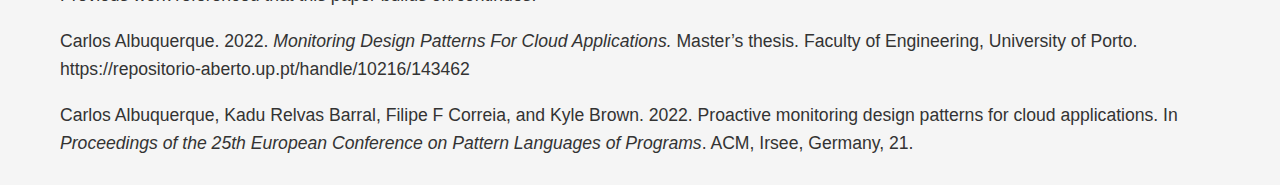
<file: papers/html/deployment-tracking-and-exception-tracking-monitoring-design-patterns.html>
<!DOCTYPE html>
<html>
<head>
    <meta charset="utf-8" />
    <meta content="IE=edge" http-equiv="X-UA-Compatible" />
    <title>Deployment Tracking and Exception Tracking: monitoring design patterns for cloud-native applications</title>
    <meta name="viewport" content="width=device-width, initial-scale=1" />
    <meta name="description" content="# Deployment Tracking and Exception Tracking: monitoring design patterns for cloud-native applications" />
    <link href="../../style.css" rel="stylesheet" />
</head>
<body>
    <header>
        <h1><a href="https://angelicagardner.github.io/paper-collection/">Back to Main Table</a></h1>
    </header>
    <main>
        <article>
            <h2>Deployment Tracking and Exception Tracking: monitoring design patterns for cloud-native applications</h2>
            <p><strong>Year:</strong> 2024</p>
            <p><strong>Labels:</strong>
                
                <span class="label">monitoring</span>, 
                
                <span class="label">design patterns</span>, 
                
                <span class="label">devops</span>, 
                
                <span class="label">observability</span>, 
                
                <span class="label">cloud native</span>
                
            </p>
            <div class="content">
                <h1>Deployment Tracking and Exception Tracking: monitoring design patterns for cloud-native applications</h1>

<p><strong>Author(s):</strong> Carlos Albuquerque and Filipe F. Correia</p>

<p><strong>Paper URL:</strong> https://dl.acm.org/doi/10.1145/3628034.3628038</p>

<p><strong>Pages:</strong> 10</p>

<p><strong>Summary:</strong> This paper introduces <strong>Deployment Tracking</strong> and <strong>Exception Tracking</strong> as two design patterns to improve the observability of cloud-native architectures. It is following a previously published paper about design patterns for CN, distributed systems. These patterns help development teams quickly isolate the root causes of anomalies and reduce the mean time to resolution (MTTR).</p>

<h2>Sections Summary</h2>

<h3><code>1. Introduction</code></h3>

<ul>
<li><p>The paper distinguishes between Observability and Monitoring using Newman’s definitions:</p>

<ul>
<li>Observability: A system characteristic, the ability to understand internal states via external outputs.</li>
<li>Monitoring: A human activity, the act of keeping track of the system's health and performance.</li>
</ul></li>
<li><p>Observability is cited as the 4th most common DevOps practice.</p></li>
<li><p>Transitioning from on-premises monoliths to cloud-native systems has changed how monitoring must be handled. There is a need for better ways to communicate and reuse modern monitoring practices across teams.</p></li>
<li><p>The authors propose documenting monitoring practices as design patterns to facilitate easier communication and more thoughtful implementation.</p></li>
<li><p>The paper refines previous work on monitoring patterns and introduces two new descriptions specifically focused on tracking system events.</p></li>
</ul>

<h3><code>2. Related Work</code></h3>

<ul>
<li><p>Existing documentation (like Richardson’s microservices patterns) often lacks formal structure or sufficient detail, making it difficult for practitioners to distinguish between context, forces, and consequences.</p></li>
<li><p>Log deployment is the 4th most common monitoring practice, particularly among experienced developers. The authors aim to formalize related "grey literature" examples, such as Etsy’s release tracking, into a rigorous design pattern.</p></li>
<li><p>Exception tracking is the 2nd most common monitoring practice, and it requires a specialized approach which is distinct from standard logging, to handle de-duplication and alerting. The paper formalizes this idea to make it accessible for less experienced engineers.</p></li>
</ul>

<h3><code>3. About the Patterns</code></h3>

<ul>
<li><p>The authors identify 11 practices categorized by their functional purpose:</p>

<ol>
<li>Audit Logging: Recording user actions and system changes for compliance and security.</li>
<li>Structured Logging: Using a consistent format across all services to ensure logs are machine-readable and universally understood.</li>
<li>Log Sampling: Prioritizing and filtering logs to manage storage costs while retaining essential troubleshooting data.</li>
<li>Distributed Tracing: Assigning unique IDs to external requests to visualize their flow across micrcoservices.</li>
<li>Deployment Tracking (Featured in this paper): Logging every production change to correlate system anomalies with specific deployments.</li>
<li>Exception Tracking (Featured in this paper): Using a dedicated service to aggregate, alert, and manage the resolution of code exceptions.</li>
<li>Liveness Probes: Implementing endpoints to check if a service is running.</li>
<li>Readiness Probes: Implementing endpoints to check if a service is ready to accept traffic.</li>
<li>Synthetic Testing: Running a subset of tests against the production environment to catch issues before users do.</li>
<li>Application Metrics: Gathering business-level performance data into centralized dashboards for real-time insights.</li>
<li>Infrastructure Metrics: Gathering hardware-level performance data into centralized dashboards for real-time insights.</li>
</ol></li>
<li><p>The paper focuses on Deployment Tracking and Exception Tracking for two reasons:</p>

<ul>
<li>They provide the event data needed to troubleshoot and find the root cause of system failures.</li>
<li>The data captured by these patterns often serves as the foundation for broader application and infrastructure metrics.</li>
</ul></li>
</ul>

<h3><code>4. Deployment Tracking</code></h3>

<ul>
<li><p>This section details the Deployment Tracking design pattern, which addresses the gap between identifying a system failure and finding its root cause.</p></li>
<li><p>The Problem: Metrics show what is failing (effects), but not why (causes). When anomalies occur, teams often struggle to determine if a recent change triggered the issue.</p></li>
<li><p>The Solution: Every production change, code releases, environment variable updates, or infrastructure scaling must be recorded as a Deployment Record and overlaid directly onto system metric dashboards.</p></li>
<li><p>Benefits of this pattern:</p>

<ul>
<li>Faster troubleshooting</li>
<li>Increased team confidence in the deployments</li>
<li>Allows business insights</li>
</ul></li>
<li><p>Drawbacks of this pattern:</p>

<ul>
<li>Only effective if the team already has metric collection and visualization system.</li>
<li>Not all monitoring tools support drawing vertical markers or binary metrics over time-series graphs.</li>
</ul></li>
<li><p><em>Canary Releases</em> and <em>Infrastructure/App Metrics</em> are related patterns that should ideally be implemented before Deployment Tracking to provide the baseline data needed for correlation.</p></li>
</ul>

<h3><code>5. Exception Tracking</code></h3>

<ul>
<li><p>This section details the Exception Tracking design pattern, which formalizes how to handle unexpected system behaviors that standard logging often obscures.</p></li>
<li><p>The Problem: Standard log files are poor at handling exceptions because stack traces are multi-line with big files, making it difficult to de-duplicate recurring errors or track their resolution.</p></li>
<li><p>The Solution: Developers should use an Exception Tracking Library to forward uncaught exceptions to a centralized service. This service automatically aggregates similar errors, attaches context like stack traces and user actions, and manages the lifecycle of the fix.</p></li>
<li><p>Benefits of this pattern:</p>

<ul>
<li>Reduces MTTR (Mean Time to Repair)</li>
<li>Cross-platform visibility</li>
<li>Proactive fixing</li>
</ul></li>
<li><p>Drawbacks of this pattern:</p>

<ul>
<li>Requires instrumenting the source code with external SDKs.</li>
<li>Third-party SaaS tools or self-hosting a tracking server introduces new operational expenses.</li>
</ul></li>
</ul>

<h2>Questions/Discussion Points</h2>

<ul>
<li>This paper was published in 2024, what happened later? More papers/patterns? </li>
</ul>

<h2>Links/Resources</h2>

<ul>
<li>Previous work referenced that this paper builds on/continues:</li>
</ul>

<blockquote>
  <p>Carlos Albuquerque. 2022. <em>Monitoring Design Patterns For Cloud Applications.</em> Master’s thesis. Faculty of Engineering, University of Porto. https://repositorio-aberto.up.pt/handle/10216/143462</p>
</blockquote>

<blockquote>
  <p>Carlos Albuquerque, Kadu Relvas Barral, Filipe F Correia, and Kyle Brown. 2022. Proactive monitoring design patterns for cloud applications. In <em>Proceedings of the 25th European Conference on Pattern Languages of Programs</em>. ACM, Irsee, Germany, 21.</p>
</blockquote>

            </div>
        </article>
    </main>
</body>
</html>
</file>
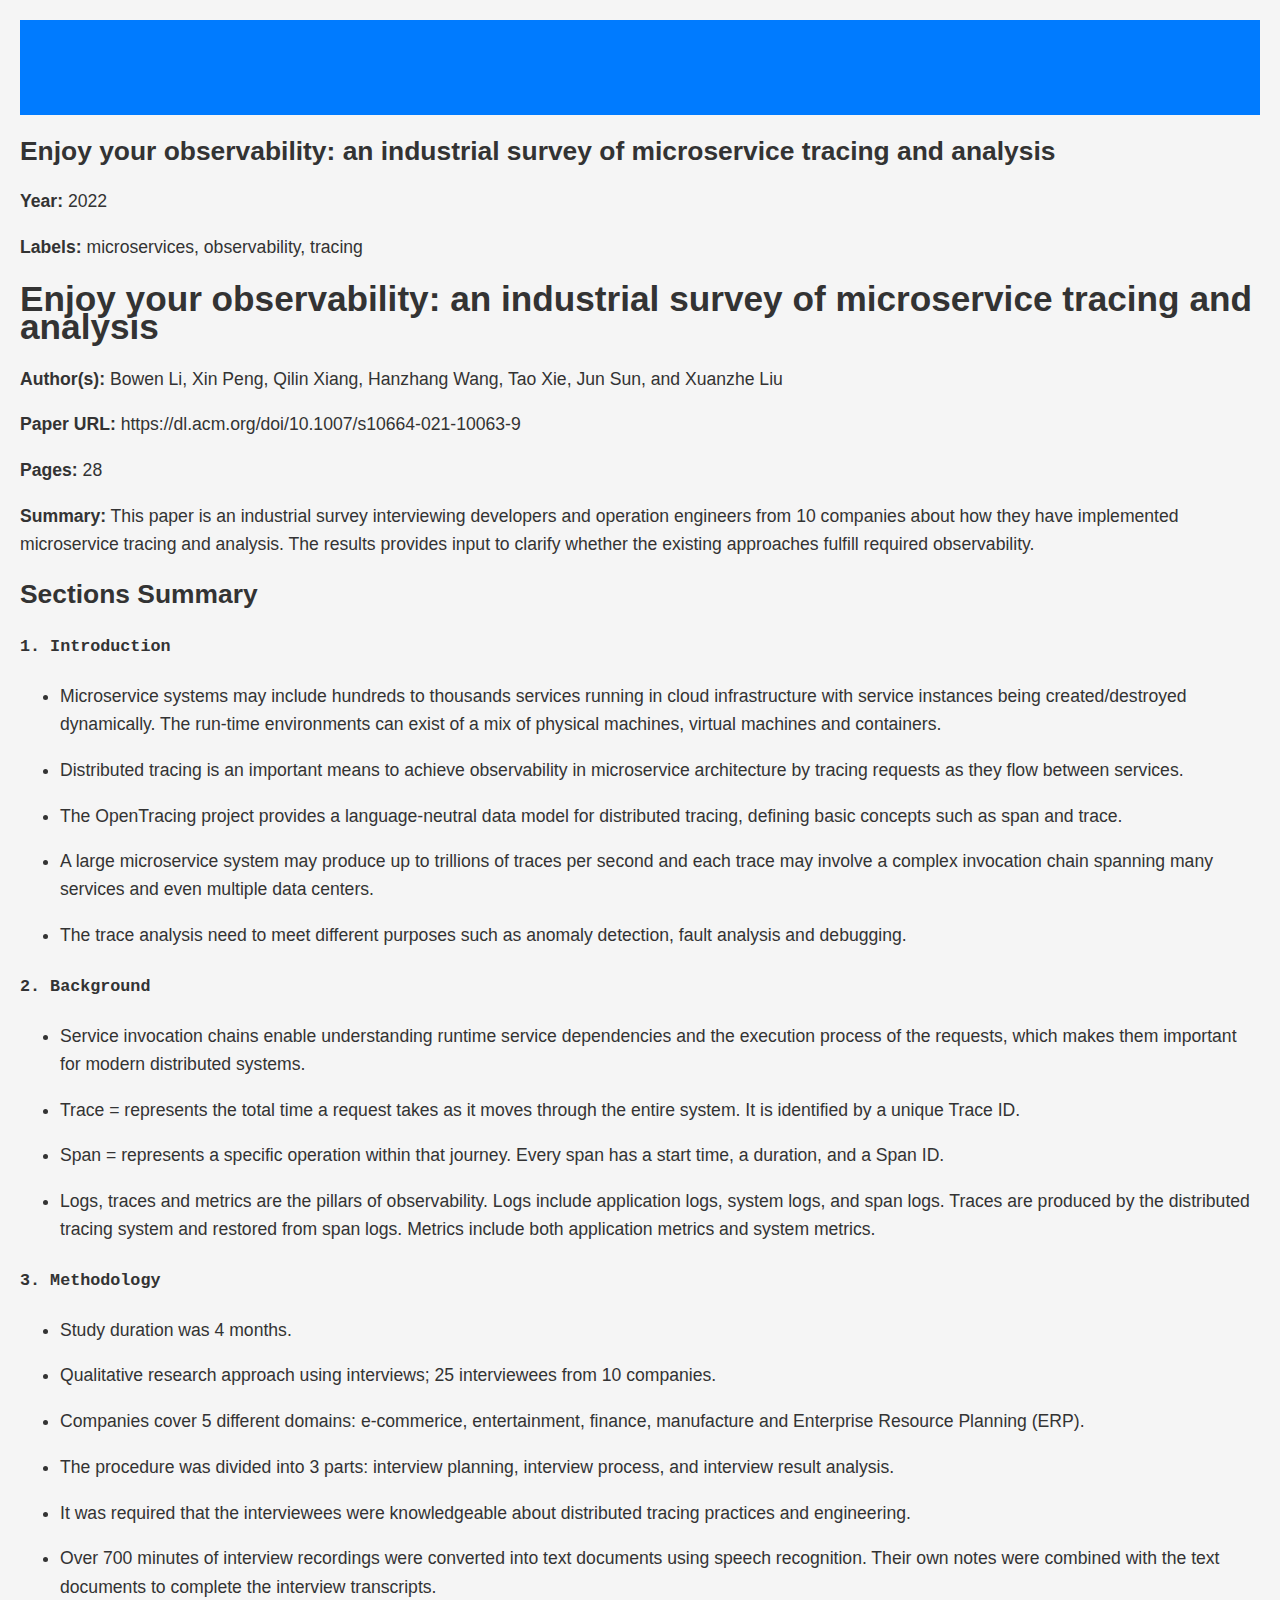
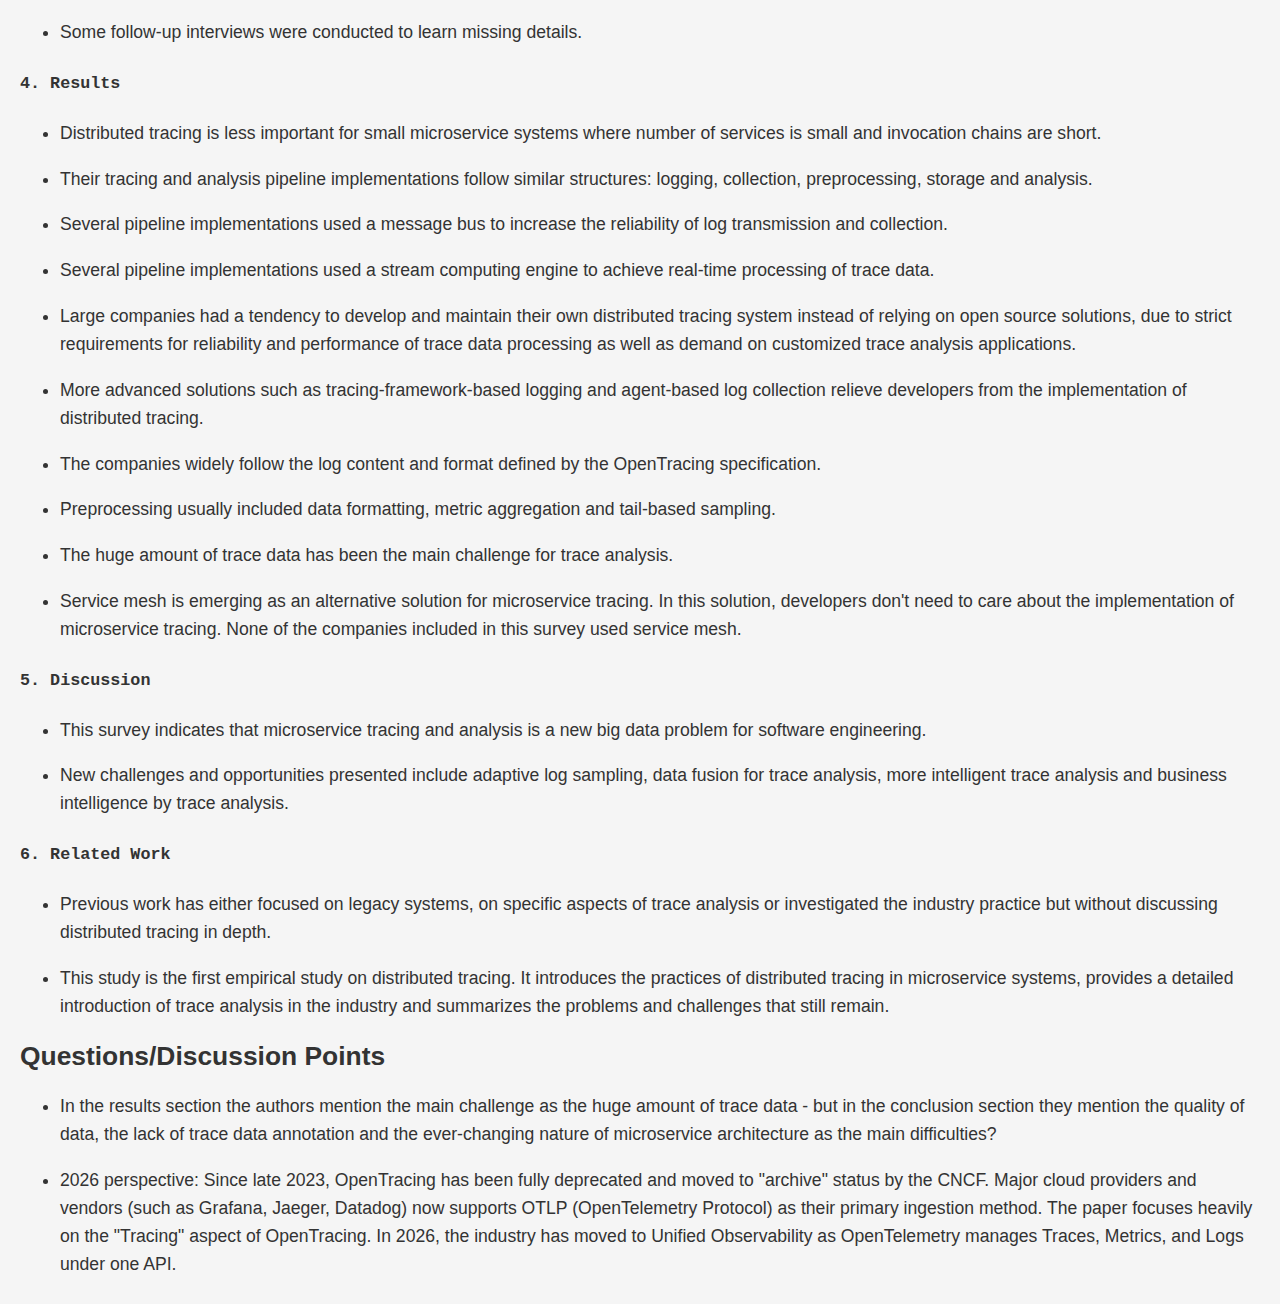
<file: papers/html/enjoy-your-observability.html>
<!DOCTYPE html>
<html>
<head>
    <meta charset="utf-8" />
    <meta content="IE=edge" http-equiv="X-UA-Compatible" />
    <title>Enjoy your observability: an industrial survey of microservice tracing and analysis</title>
    <meta name="viewport" content="width=device-width, initial-scale=1" />
    <meta name="description" content="# Enjoy your observability: an industrial survey of microservice tracing and analysis" />
    <link href="../../style.css" rel="stylesheet" />
</head>
<body>
    <header>
        <h1><a href="https://angelicagardner.github.io/paper-collection/">Back to Main Table</a></h1>
    </header>
    <main>
        <article>
            <h2>Enjoy your observability: an industrial survey of microservice tracing and analysis</h2>
            <p><strong>Year:</strong> 2022</p>
            <p><strong>Labels:</strong>
                
                <span class="label">microservices</span>, 
                
                <span class="label">observability</span>, 
                
                <span class="label">tracing</span>
                
            </p>
            <div class="content">
                <h1>Enjoy your observability: an industrial survey of microservice tracing and analysis</h1>

<p><strong>Author(s):</strong> Bowen Li, Xin Peng, Qilin Xiang, Hanzhang Wang, Tao Xie, Jun Sun, and Xuanzhe Liu</p>

<p><strong>Paper URL:</strong> https://dl.acm.org/doi/10.1007/s10664-021-10063-9</p>

<p><strong>Pages:</strong> 28</p>

<p><strong>Summary:</strong> This paper is an industrial survey interviewing developers and operation engineers from 10 companies about how they have implemented microservice tracing and analysis. The results provides input to clarify whether the existing approaches fulfill required observability.</p>

<h2>Sections Summary</h2>

<h3><code>1. Introduction</code></h3>

<ul>
<li><p>Microservice systems may include hundreds to thousands services running in cloud infrastructure with service instances being created/destroyed dynamically. The run-time environments can exist of a mix of physical machines, virtual machines and containers.</p></li>
<li><p>Distributed tracing is an important means to achieve observability in microservice architecture by tracing requests as they flow between services.</p></li>
<li><p>The OpenTracing project provides a language-neutral data model for distributed tracing, defining basic concepts such as span and trace.</p></li>
<li><p>A large microservice system may produce up to trillions of traces per second and each trace may involve a complex invocation chain spanning many services and even multiple data centers.</p></li>
<li><p>The trace analysis need to meet different purposes such as anomaly detection, fault analysis and debugging.</p></li>
</ul>

<h3><code>2. Background</code></h3>

<ul>
<li><p>Service invocation chains enable understanding runtime service dependencies and the execution process of the requests, which makes them important for modern distributed systems.</p></li>
<li><p>Trace = represents the total time a request takes as it moves through the entire system. It is identified by a unique Trace ID.</p></li>
<li><p>Span = represents a specific operation within that journey. Every span has a start time, a duration, and a Span ID.</p></li>
<li><p>Logs, traces and metrics are the pillars of observability. Logs include application logs, system logs, and span logs. Traces are produced by the distributed tracing system and restored from span logs. Metrics include both application metrics and system metrics.</p></li>
</ul>

<h3><code>3. Methodology</code></h3>

<ul>
<li><p>Study duration was 4 months.</p></li>
<li><p>Qualitative research approach using interviews; 25 interviewees from 10 companies.</p></li>
<li><p>Companies cover 5 different domains: e-commerice, entertainment, finance, manufacture and Enterprise Resource Planning (ERP).</p></li>
<li><p>The procedure was divided into 3 parts: interview planning, interview process, and interview result analysis.</p></li>
<li><p>It was required that the interviewees were knowledgeable about distributed tracing practices and engineering.</p></li>
<li><p>Over 700 minutes of interview recordings were converted into text documents using speech recognition. Their own notes were combined with the text documents to complete the interview transcripts.</p></li>
<li><p>Some follow-up interviews were conducted to learn missing details.</p></li>
</ul>

<h3><code>4. Results</code></h3>

<ul>
<li><p>Distributed tracing is less important for small microservice systems where number of services is small and invocation chains are short.</p></li>
<li><p>Their tracing and analysis pipeline implementations follow similar structures: logging, collection, preprocessing, storage and analysis.</p></li>
<li><p>Several pipeline implementations used a message bus to increase the reliability of log transmission and collection.</p></li>
<li><p>Several pipeline implementations used a stream computing engine to achieve real-time processing of trace data.</p></li>
<li><p>Large companies had a tendency to develop and maintain their own distributed tracing system instead of relying on open source solutions, due to strict requirements for reliability and performance of trace data processing as well as demand on customized trace analysis applications.</p></li>
<li><p>More advanced solutions such as tracing-framework-based logging and agent-based log collection relieve developers from the implementation of distributed tracing.</p></li>
<li><p>The companies widely follow the log content and format defined by the OpenTracing specification.</p></li>
<li><p>Preprocessing usually included data formatting, metric aggregation and tail-based sampling.</p></li>
<li><p>The huge amount of trace data has been the main challenge for trace analysis.</p></li>
<li><p>Service mesh is emerging as an alternative solution for microservice tracing. In this solution, developers don't need to care about the implementation of microservice tracing. None of the companies included in this survey used service mesh.</p></li>
</ul>

<h3><code>5. Discussion</code></h3>

<ul>
<li><p>This survey indicates that microservice tracing and analysis is a new big data problem for software engineering.</p></li>
<li><p>New challenges and opportunities presented include adaptive log sampling, data fusion for trace analysis, more intelligent trace analysis and business intelligence by trace analysis.</p></li>
</ul>

<h3><code>6. Related Work</code></h3>

<ul>
<li><p>Previous work has either focused on legacy systems, on specific aspects of trace analysis or investigated the industry practice but without discussing distributed tracing in depth.</p></li>
<li><p>This study is the first empirical study on distributed tracing. It introduces the practices of distributed tracing in microservice systems, provides a detailed introduction of trace analysis in the industry and summarizes the problems and challenges that still remain.</p></li>
</ul>

<h2>Questions/Discussion Points</h2>

<ul>
<li><p>In the results section the authors mention the main challenge as the huge amount of trace data - but in the conclusion section they mention the quality of data, the lack of trace data annotation and the ever-changing nature of microservice architecture as the main difficulties?</p></li>
<li><p>2026 perspective: Since late 2023, OpenTracing has been fully deprecated and moved to "archive" status by the CNCF. Major cloud providers and vendors (such as Grafana, Jaeger, Datadog) now supports OTLP (OpenTelemetry Protocol) as their primary ingestion method. The paper focuses heavily on the "Tracing" aspect of OpenTracing. In 2026, the industry has moved to Unified Observability as OpenTelemetry manages Traces, Metrics, and Logs under one API.</p></li>
</ul>

            </div>
        </article>
    </main>
</body>
</html>
</file>
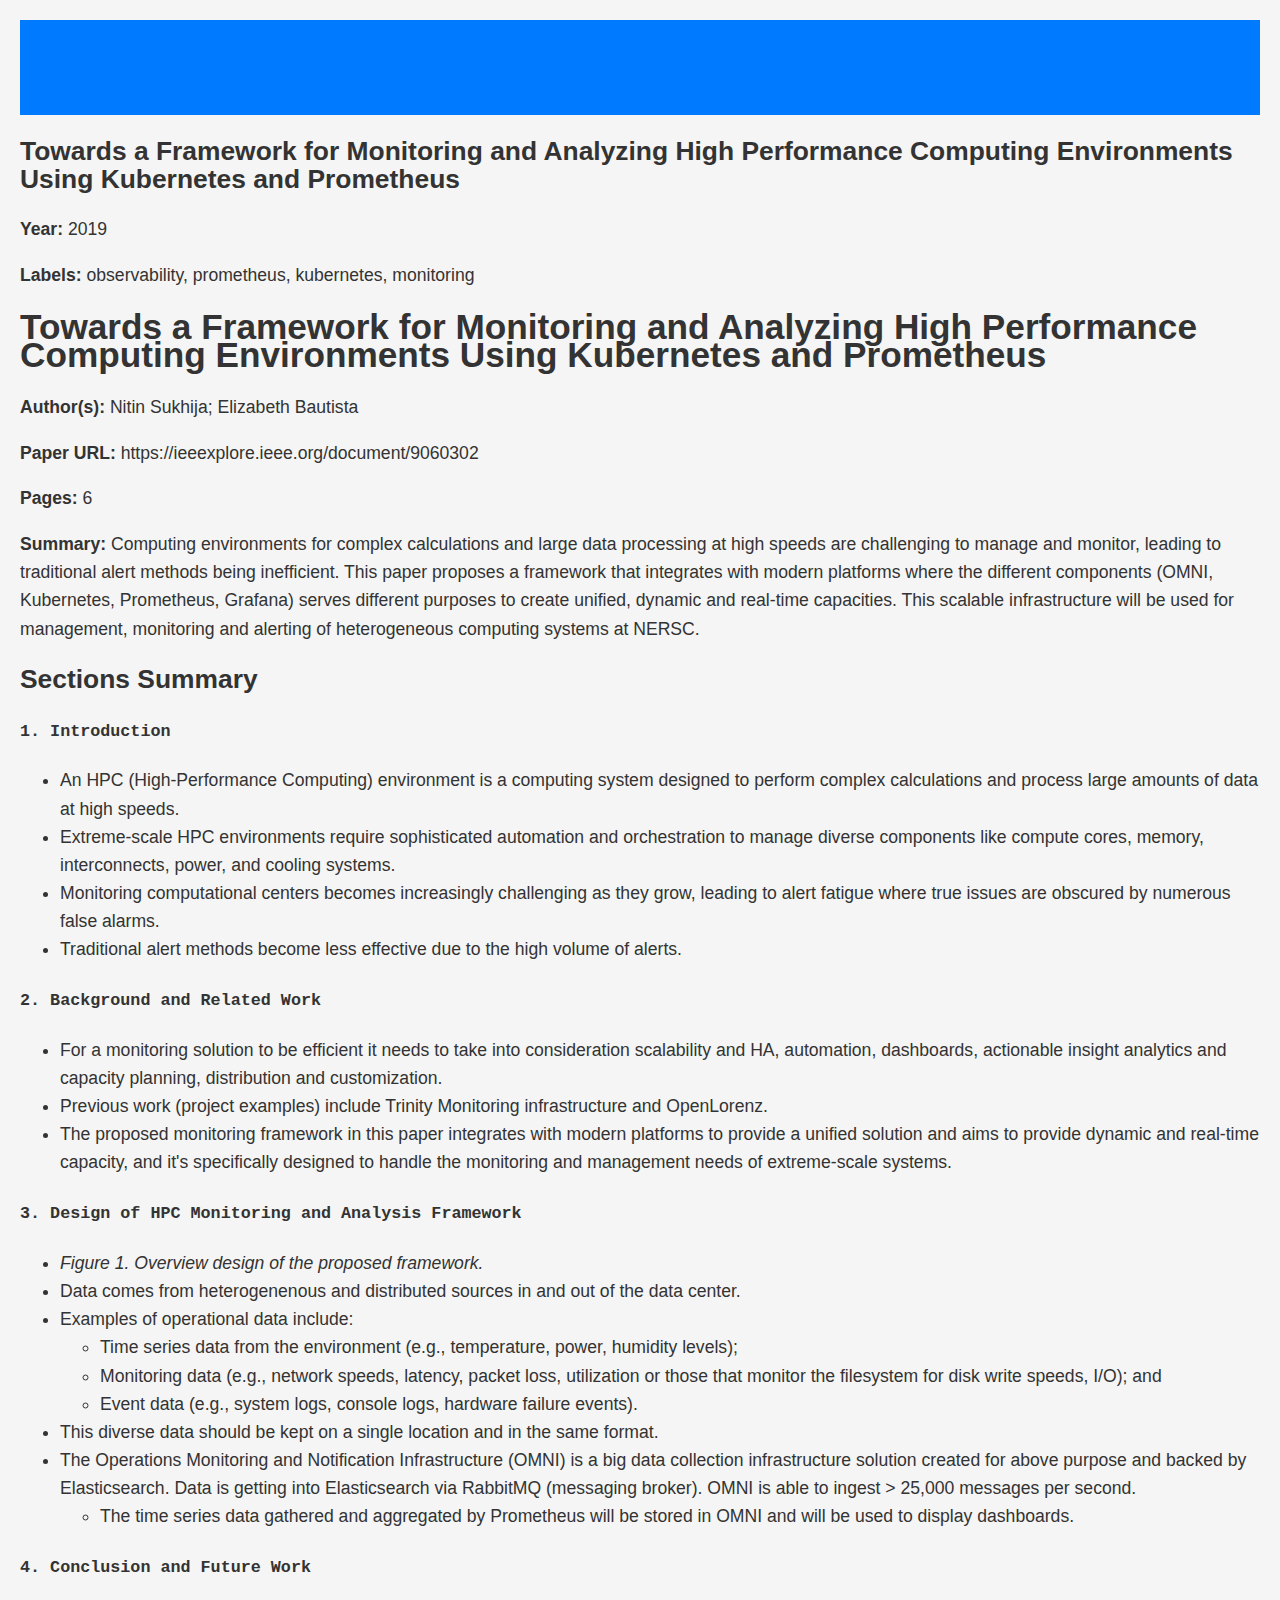
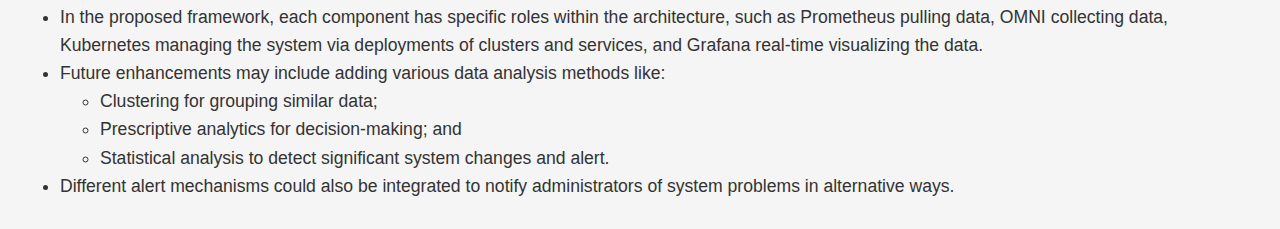
<file: papers/html/framework-for-monitoring-high-performance-environments-using-k8s-prometheus.html>
<!DOCTYPE html>
<html>
<head>
    <meta charset="utf-8" />
    <meta content="IE=edge" http-equiv="X-UA-Compatible" />
    <title>Towards a Framework for Monitoring and Analyzing High Performance Computing Environments Using Kubernetes and Prometheus</title>
    <meta name="viewport" content="width=device-width, initial-scale=1" />
    <meta name="description" content="# Towards a Framework for Monitoring and Analyzing High Performance Computing Environments Using Kubernetes and Prometheus" />
    <link href="../../style.css" rel="stylesheet" />
</head>
<body>
    <header>
        <h1><a href="https://angelicagardner.github.io/paper-collection/">Back to Main Table</a></h1>
    </header>
    <main>
        <article>
            <h2>Towards a Framework for Monitoring and Analyzing High Performance Computing Environments Using Kubernetes and Prometheus</h2>
            <p><strong>Year:</strong> 2019</p>
            <p><strong>Labels:</strong>
                
                <span class="label">observability</span>, 
                
                <span class="label">prometheus</span>, 
                
                <span class="label">kubernetes</span>, 
                
                <span class="label">monitoring</span>
                
            </p>
            <div class="content">
                <h1>Towards a Framework for Monitoring and Analyzing High Performance Computing Environments Using Kubernetes and Prometheus</h1>

<p><strong>Author(s):</strong> Nitin Sukhija; Elizabeth Bautista</p>

<p><strong>Paper URL:</strong> https://ieeexplore.ieee.org/document/9060302</p>

<p><strong>Pages:</strong> 6</p>

<p><strong>Summary:</strong> Computing environments for complex calculations and large data processing at high speeds are challenging to manage and monitor, leading to traditional alert methods being inefficient. This paper proposes a framework that integrates with modern platforms where the different components (OMNI, Kubernetes, Prometheus, Grafana) serves different purposes to create unified, dynamic and real-time capacities. This scalable infrastructure will be used for management, monitoring and alerting of heterogeneous computing systems at NERSC.</p>

<h2>Sections Summary</h2>

<h3><code>1. Introduction</code></h3>

<ul>
<li>An HPC (High-Performance Computing) environment is a computing system designed to perform complex calculations and process large amounts of data at high speeds.</li>
<li>Extreme-scale HPC environments require sophisticated automation and orchestration to manage diverse components like compute cores, memory, interconnects, power, and cooling systems.</li>
<li>Monitoring computational centers becomes increasingly challenging as they grow, leading to alert fatigue where true issues are obscured by numerous false alarms.</li>
<li>Traditional alert methods become less effective due to the high volume of alerts.</li>
</ul>

<h3><code>2. Background and Related Work</code></h3>

<ul>
<li>For a monitoring solution to be efficient it needs to take into consideration scalability and HA, automation, dashboards, actionable insight analytics and capacity planning, distribution and customization.</li>
<li>Previous work (project examples) include Trinity Monitoring infrastructure and OpenLorenz.</li>
<li>The proposed monitoring framework in this paper integrates with modern platforms to provide a unified solution and aims to provide dynamic and real-time capacity, and it's specifically designed to handle the monitoring and management needs of extreme-scale systems. </li>
</ul>

<h3><code>3. Design of HPC Monitoring and Analysis Framework</code></h3>

<ul>
<li><em>Figure 1. Overview design of the proposed framework.</em></li>
<li>Data comes from heterogenenous and distributed sources in and out of the data center.</li>
<li>Examples of operational data include:
<ul>
<li>Time series data from the environment (e.g., temperature, power, humidity levels);</li>
<li>Monitoring data (e.g., network speeds, latency, packet loss, utilization or those that monitor the filesystem for disk write speeds, I/O); and</li>
<li>Event data (e.g., system logs, console logs, hardware failure events).</li>
</ul></li>
<li>This diverse data should be kept on a single location and in the same format.</li>
<li>The Operations Monitoring and Notification Infrastructure (OMNI) is a big data collection infrastructure solution created for above purpose and backed by Elasticsearch. Data is getting into Elasticsearch via RabbitMQ (messaging broker). OMNI is able to ingest &gt; 25,000 messages per second.
<ul>
<li>The time series data gathered and aggregated by Prometheus will be stored in OMNI and will be used to display dashboards.</li>
</ul></li>
</ul>

<h3><code>4. Conclusion and Future Work</code></h3>

<ul>
<li>In the proposed framework, each component has specific roles within the architecture, such as Prometheus pulling data, OMNI collecting data, Kubernetes managing the system via deployments of clusters and services, and Grafana real-time visualizing the data.</li>
<li>Future enhancements may include adding various data analysis methods like:
<ul>
<li>Clustering for grouping similar data;</li>
<li>Prescriptive analytics for decision-making; and</li>
<li>Statistical analysis to detect significant system changes and alert.</li>
</ul></li>
<li>Different alert mechanisms could also be integrated to notify administrators of system problems in alternative ways.</li>
</ul>

            </div>
        </article>
    </main>
</body>
</html>
</file>
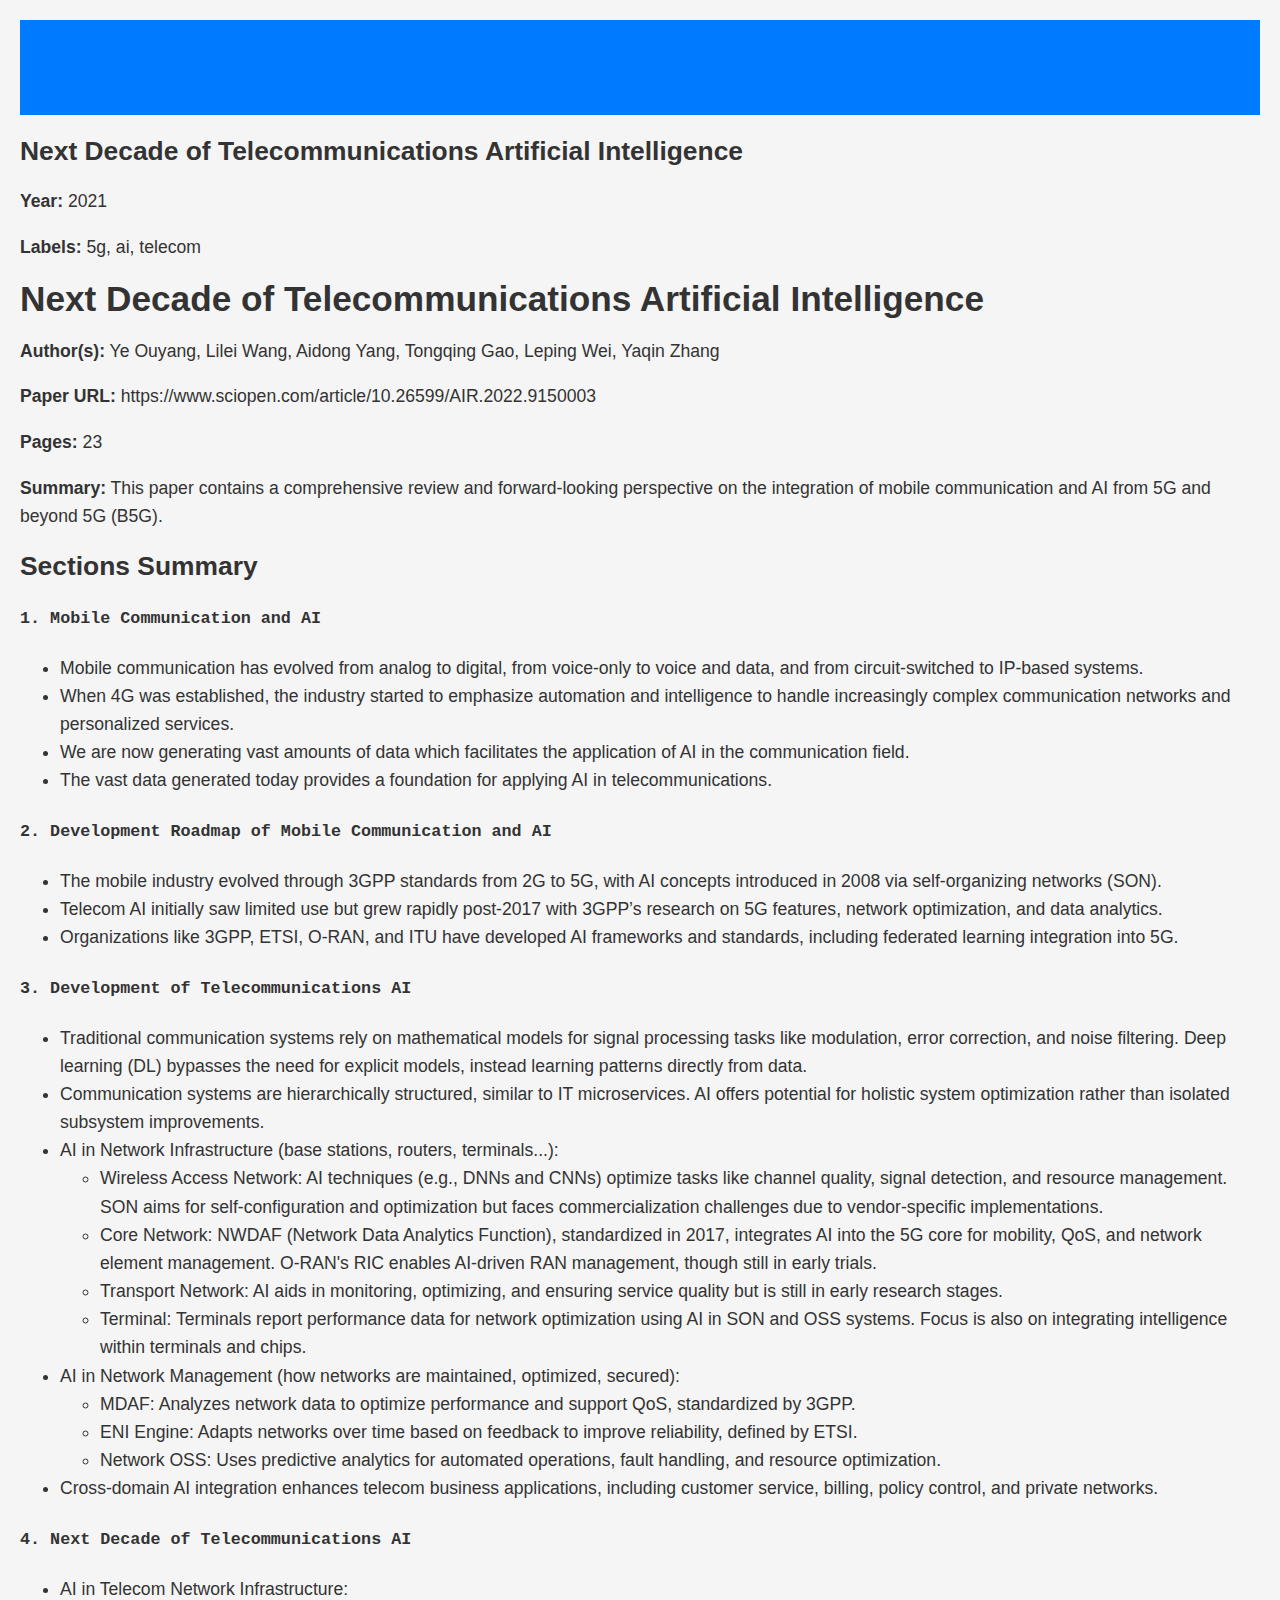
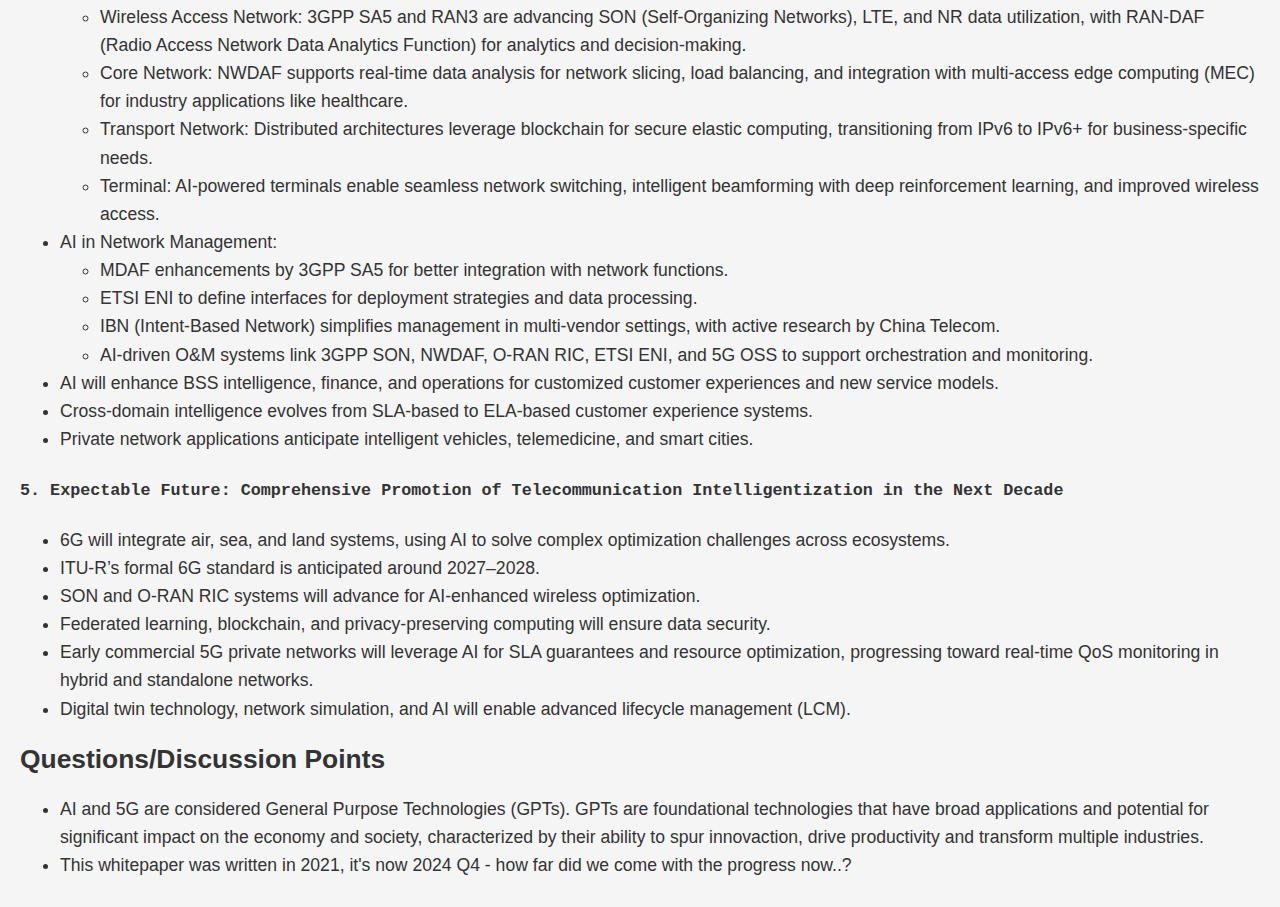
<file: papers/html/next-decade-telecommunications-artificial-intelligence.html>
<!DOCTYPE html>
<html>
<head>
    <meta charset="utf-8" />
    <meta content="IE=edge" http-equiv="X-UA-Compatible" />
    <title>Next Decade of Telecommunications Artificial Intelligence</title>
    <meta name="viewport" content="width=device-width, initial-scale=1" />
    <meta name="description" content="# Next Decade of Telecommunications Artificial Intelligence" />
    <link href="../../style.css" rel="stylesheet" />
</head>
<body>
    <header>
        <h1><a href="https://angelicagardner.github.io/paper-collection/">Back to Main Table</a></h1>
    </header>
    <main>
        <article>
            <h2>Next Decade of Telecommunications Artificial Intelligence</h2>
            <p><strong>Year:</strong> 2021</p>
            <p><strong>Labels:</strong>
                
                <span class="label">5g</span>, 
                
                <span class="label">ai</span>, 
                
                <span class="label">telecom</span>
                
            </p>
            <div class="content">
                <h1>Next Decade of Telecommunications Artificial Intelligence</h1>

<p><strong>Author(s):</strong> Ye Ouyang, Lilei Wang, Aidong Yang, Tongqing Gao, Leping Wei, Yaqin Zhang</p>

<p><strong>Paper URL:</strong> https://www.sciopen.com/article/10.26599/AIR.2022.9150003</p>

<p><strong>Pages:</strong> 23</p>

<p><strong>Summary:</strong> This paper contains a comprehensive review and forward-looking perspective on the integration of mobile communication and AI from 5G and beyond 5G (B5G). </p>

<h2>Sections Summary</h2>

<h3><code>1. Mobile Communication and AI</code></h3>

<ul>
<li>Mobile communication has evolved from analog to digital, from voice-only to voice and data, and from circuit-switched to IP-based systems.</li>
<li>When 4G was established, the industry started to emphasize automation and intelligence to handle increasingly complex communication networks and personalized services.</li>
<li>We are now generating vast amounts of data which facilitates the application of AI in the communication field.</li>
<li>The vast data generated today provides a foundation for applying AI in telecommunications.</li>
</ul>

<h3><code>2. Development Roadmap of Mobile Communication and AI</code></h3>

<ul>
<li>The mobile industry evolved through 3GPP standards from 2G to 5G, with AI concepts introduced in 2008 via self-organizing networks (SON).</li>
<li>Telecom AI initially saw limited use but grew rapidly post-2017 with 3GPP’s research on 5G features, network optimization, and data analytics.</li>
<li>Organizations like 3GPP, ETSI, O-RAN, and ITU have developed AI frameworks and standards, including federated learning integration into 5G.</li>
</ul>

<h3><code>3. Development of Telecommunications AI</code></h3>

<ul>
<li>Traditional communication systems rely on mathematical models for signal processing tasks like modulation, error correction, and noise filtering. Deep learning (DL) bypasses the need for explicit models, instead learning patterns directly from data.</li>
<li>Communication systems are hierarchically structured, similar to IT microservices. AI offers potential for holistic system optimization rather than isolated subsystem improvements.</li>
<li>AI in Network Infrastructure (base stations, routers, terminals...):
<ul>
<li>Wireless Access Network: AI techniques (e.g., DNNs and CNNs) optimize tasks like channel quality, signal detection, and resource management. SON aims for self-configuration and optimization but faces commercialization challenges due to vendor-specific implementations.</li>
<li>Core Network: NWDAF (Network Data Analytics Function), standardized in 2017, integrates AI into the 5G core for mobility, QoS, and network element management. O-RAN's RIC enables AI-driven RAN management, though still in early trials.</li>
<li>Transport Network: AI aids in monitoring, optimizing, and ensuring service quality but is still in early research stages.</li>
<li>Terminal: Terminals report performance data for network optimization using AI in SON and OSS systems. Focus is also on integrating intelligence within terminals and chips.</li>
</ul></li>
<li>AI in Network Management (how networks are maintained, optimized, secured):
<ul>
<li>MDAF: Analyzes network data to optimize performance and support QoS, standardized by 3GPP.</li>
<li>ENI Engine: Adapts networks over time based on feedback to improve reliability, defined by ETSI.</li>
<li>Network OSS: Uses predictive analytics for automated operations, fault handling, and resource optimization.</li>
</ul></li>
<li>Cross-domain AI integration enhances telecom business applications, including customer service, billing, policy control, and private networks.</li>
</ul>

<h3><code>4. Next Decade of Telecommunications AI</code></h3>

<ul>
<li>AI in Telecom Network Infrastructure:
<ul>
<li>Wireless Access Network: 3GPP SA5 and RAN3 are advancing SON (Self-Organizing Networks), LTE, and NR data utilization, with RAN-DAF (Radio Access Network Data Analytics Function) for analytics and decision-making.</li>
<li>Core Network: NWDAF supports real-time data analysis for network slicing, load balancing, and integration with multi-access edge computing (MEC) for industry applications like healthcare.</li>
<li>Transport Network: Distributed architectures leverage blockchain for secure elastic computing, transitioning from IPv6 to IPv6+ for business-specific needs.</li>
<li>Terminal: AI-powered terminals enable seamless network switching, intelligent beamforming with deep reinforcement learning, and improved wireless access.</li>
</ul></li>
<li>AI in Network Management:
<ul>
<li>MDAF enhancements by 3GPP SA5 for better integration with network functions.</li>
<li>ETSI ENI to define interfaces for deployment strategies and data processing.</li>
<li>IBN (Intent-Based Network) simplifies management in multi-vendor settings, with active research by China Telecom.</li>
<li>AI-driven O&amp;M systems link 3GPP SON, NWDAF, O-RAN RIC, ETSI ENI, and 5G OSS to support orchestration and monitoring.</li>
</ul></li>
<li>AI will enhance BSS intelligence, finance, and operations for customized customer experiences and new service models.</li>
<li>Cross-domain intelligence evolves from SLA-based to ELA-based customer experience systems.</li>
<li>Private network applications anticipate intelligent vehicles, telemedicine, and smart cities.</li>
</ul>

<h3><code>5. Expectable Future: Comprehensive Promotion of Telecommunication Intelligentization in the Next Decade</code></h3>

<ul>
<li>6G will integrate air, sea, and land systems, using AI to solve complex optimization challenges across ecosystems.</li>
<li>ITU-R’s formal 6G standard is anticipated around 2027–2028.</li>
<li>SON and O-RAN RIC systems will advance for AI-enhanced wireless optimization.</li>
<li>Federated learning, blockchain, and privacy-preserving computing will ensure data security.</li>
<li>Early commercial 5G private networks will leverage AI for SLA guarantees and resource optimization, progressing toward real-time QoS monitoring in hybrid and standalone networks.</li>
<li>Digital twin technology, network simulation, and AI will enable advanced lifecycle management (LCM).</li>
</ul>

<h2>Questions/Discussion Points</h2>

<ul>
<li>AI and 5G are considered General Purpose Technologies (GPTs). GPTs are foundational technologies that have broad applications and potential for significant impact on the economy and society, characterized by their ability to spur innovaction, drive productivity and transform multiple industries.</li>
<li>This whitepaper was written in 2021, it's now 2024 Q4 - how far did we come with the progress now..?</li>
</ul>

            </div>
        </article>
    </main>
</body>
</html>
</file>
<file: style.css>
body {
    background-color: #f5f5f5;
    color: #333;
    font-family: 'Verdana', sans-serif;
    font-size: 1.1em;
    line-height: 1.6em;
    margin: 0;
    padding: 20px;
}

a {
    color: #007BFF;
    text-decoration: none;
}

a:hover {
    text-decoration: underline;
}

table {
    width: 100%;
    border-collapse: collapse;
    margin-top: 3%;
    background-color: #fff;
    box-shadow: 0 2px 5px rgba(0,0,0,0.1);
}

th, td {
    border: 1px solid #ddd;
    padding: 12px;
    text-align: left;
}

th {
    background-color: #f0f0f0;
    color: #333;
}

tr:nth-child(even) {
    background-color: #f9f9f9;
}

tr:hover {
    background-color: #f1f1f1;
}

select {
    background-color: #fff;
    color: #333;
    border: 1px solid #007BFF;
    padding: 5px;
    border-radius: 5px;
    box-shadow: 0 1px 3px rgba(0,0,0,0.1);
}

select:focus {
    outline: none;
    box-shadow: 0 0 5px #007BFF;
}

header {
    background-color: #007BFF;
    color: #fff;
    padding: 10px 20px;
    text-align: center;
    margin-bottom: 20px;
}

footer {
    background-color: #f0f0f0;
    color: #333;
    text-align: center;
    padding: 10px 20px;
    margin-top: 20px;
}

button {
    background-color: #007BFF;
    color: #fff;
    border: none;
    padding: 10px 15px;
    border-radius: 5px;
    cursor: pointer;
}

button:hover {
    background-color: #0056b3;
}
</file>
